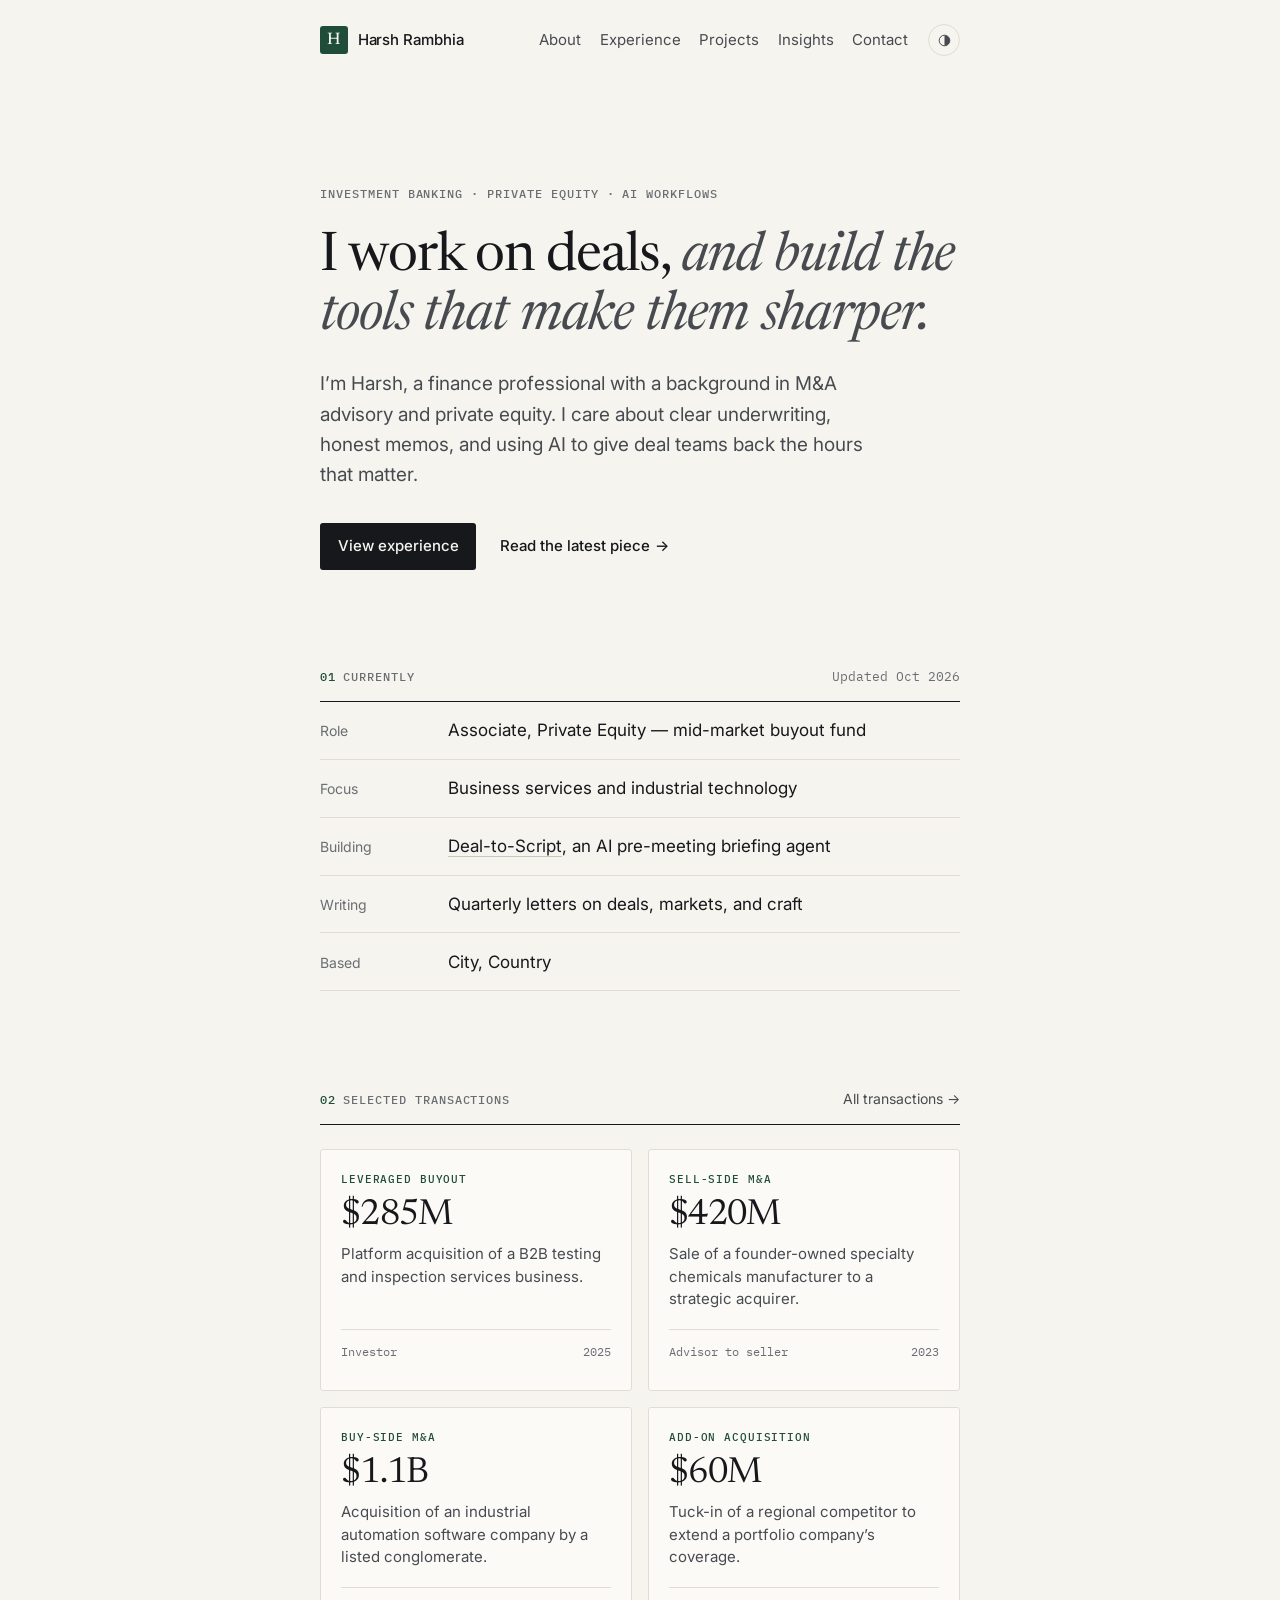
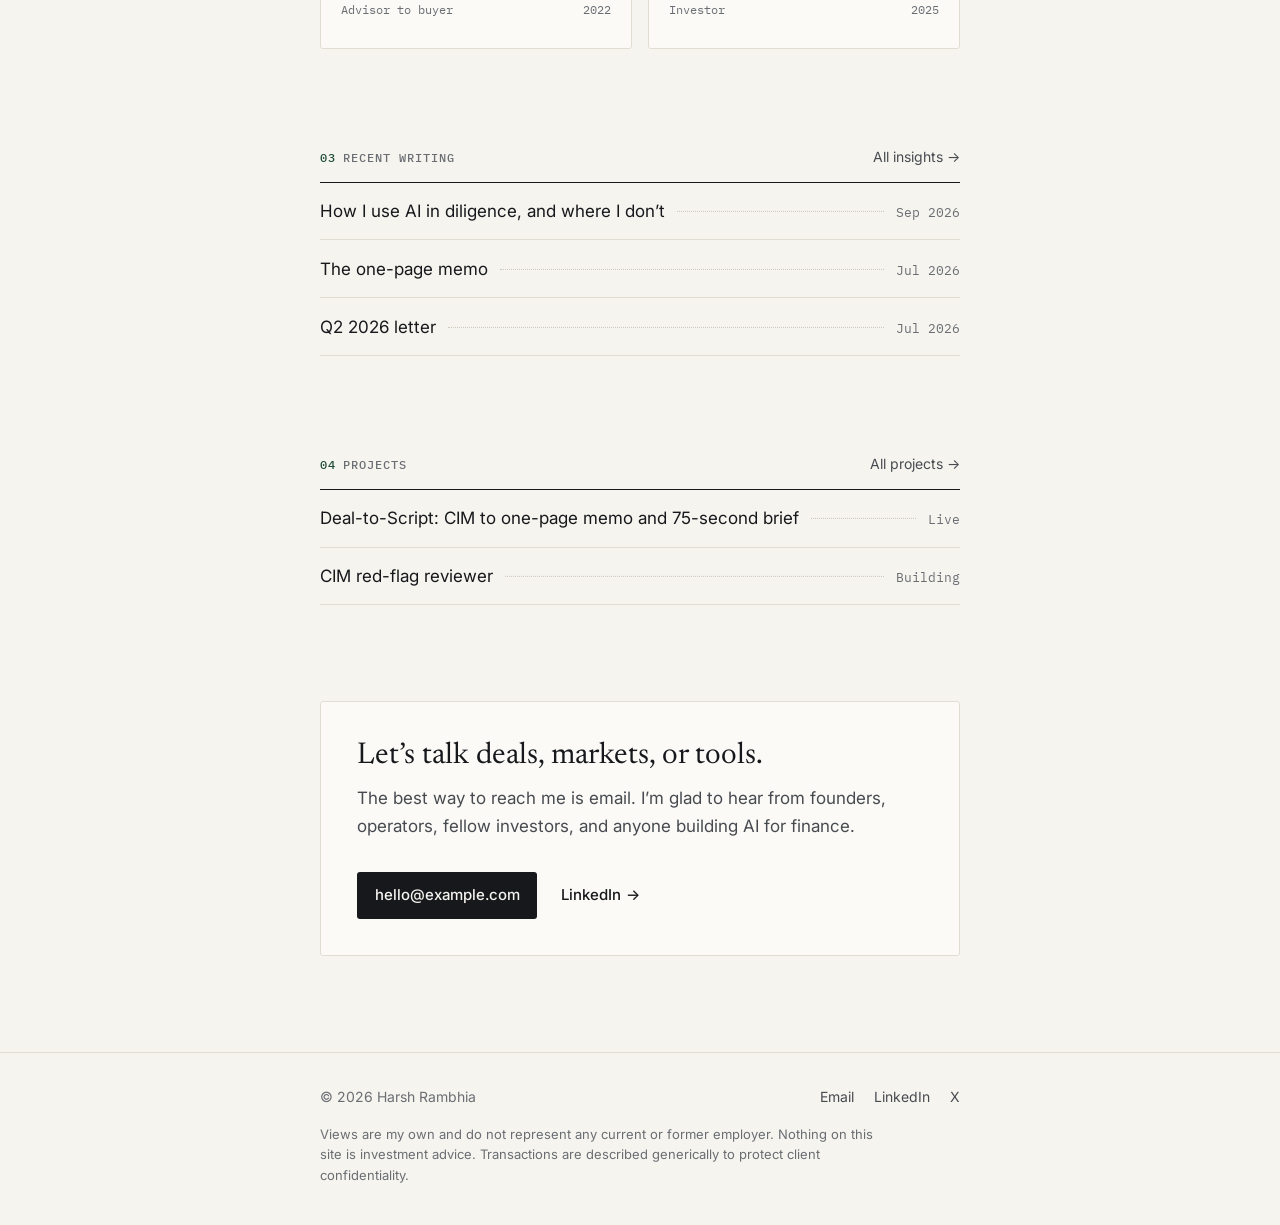
<file: index.html>
<!doctype html>
<html lang="en">
<head>
  <meta charset="utf-8">
  <meta name="viewport" content="width=device-width, initial-scale=1">
  <title>Harsh Rambhia</title>
  <meta name="description" content="Finance professional across investment banking and private equity. Deal execution, investment writing, and AI workflows for deal teams.">
  <!-- Site address: update if you move to a custom domain -->
  <link rel="canonical" href="https://harshrambhia.github.io/">
  <meta property="og:type" content="website">
  <meta property="og:title" content="Harsh Rambhia">
  <meta property="og:description" content="Investment banking, private equity, and AI workflows for deal teams.">
  <meta property="og:url" content="https://harshrambhia.github.io/">
  <meta name="theme-color" content="#f6f4ef" media="(prefers-color-scheme: light)">
  <meta name="theme-color" content="#0e100f" media="(prefers-color-scheme: dark)">
  <link rel="icon" href="assets/favicon.svg" type="image/svg+xml">
  <link rel="preconnect" href="https://fonts.googleapis.com">
  <link rel="preconnect" href="https://fonts.gstatic.com" crossorigin>
  <link rel="stylesheet" href="https://fonts.googleapis.com/css2?family=IBM+Plex+Mono:wght@400;500&family=Inter:wght@400;500;600&family=Newsreader:ital,opsz,wght@0,6..72,400;0,6..72,500;1,6..72,400&display=swap">
  <link rel="stylesheet" href="assets/css/styles.css">
  <script>document.documentElement.classList.add("js");try{var t=localStorage.getItem("theme");if(t==="light"||t==="dark")document.documentElement.dataset.theme=t}catch(e){}</script>
  <script type="application/ld+json">
  {
    "@context": "https://schema.org",
    "@type": "Person",
    "name": "Harsh Rambhia",
    "url": "https://harshrambhia.github.io/",
    "jobTitle": "Private Equity Associate",
    "knowsAbout": ["Private equity", "Investment banking", "Mergers and acquisitions", "Financial modeling", "AI workflows"],
    "sameAs": ["https://www.linkedin.com/in/your-profile"]
  }
  </script>
  <script src="assets/js/main.js" defer></script>
</head>
<body>
  <a class="skip-link" href="#main">Skip to content</a>

  <header class="site-header">
    <div class="wrap site-header__inner">
      <a class="brand" href="index.html" aria-label="Harsh Rambhia, home">
        <span class="brand__mark" aria-hidden="true">H</span>
        <span>Harsh Rambhia</span>
      </a>
      <nav class="nav" aria-label="Primary">
        <ul class="nav__list">
          <li><a href="about.html">About</a></li>
          <li><a href="experience.html">Experience</a></li>
          <li><a href="projects.html">Projects</a></li>
          <li><a href="insights/index.html">Insights</a></li>
          <li><a href="contact.html">Contact</a></li>
        </ul>
      </nav>
      <button class="theme-toggle" type="button" aria-label="Switch light or dark theme" data-theme-toggle>
        <svg viewBox="0 0 24 24" width="15" height="15" aria-hidden="true"><circle cx="12" cy="12" r="8.5" fill="none" stroke="currentColor" stroke-width="1.6"/><path d="M12 3.5a8.5 8.5 0 0 1 0 17z" fill="currentColor"/></svg>
      </button>
    </div>
  </header>

  <main id="main" class="wrap">

    <!-- Hero: one sentence on what you do, one paragraph on how -->
    <section class="hero" aria-labelledby="intro">
      <p class="eyebrow rise">Investment banking · Private equity · AI workflows</p>
      <h1 id="intro" class="display rise" style="--d:1">I work on deals, <em>and build the tools that make them sharper.</em></h1>
      <!-- EDIT: your own two-sentence story -->
      <p class="lede rise" style="--d:2">I’m Harsh, a finance professional with a background in M&amp;A advisory and private equity. I care about clear underwriting, honest memos, and using AI to give deal teams back the hours that matter.</p>
      <div class="actions rise" style="--d:3">
        <a class="btn" href="experience.html">View experience</a>
        <a class="link-arrow" href="insights/ai-in-diligence.html">Read the latest piece</a>
      </div>
    </section>

    <!-- 01 Currently: a "now" block that signals the site is maintained -->
    <section class="section" aria-labelledby="now">
      <div class="section__head">
        <h2 id="now" class="label"><span class="label__num">01</span>Currently</h2>
        <span class="ledger__meta">Updated Oct 2026</span>
      </div>
      <!-- EDIT: keep these five lines current; update monthly -->
      <dl class="ledger ledger--kv">
        <div class="ledger__row"><dt>Role</dt><dd>Associate, Private Equity — mid-market buyout fund</dd></div>
        <div class="ledger__row"><dt>Focus</dt><dd>Business services and industrial technology</dd></div>
        <div class="ledger__row"><dt>Building</dt><dd><a href="projects.html#deal-to-script">Deal-to-Script</a>, an AI pre-meeting briefing agent</dd></div>
        <div class="ledger__row"><dt>Writing</dt><dd>Quarterly letters on deals, markets, and craft</dd></div>
        <div class="ledger__row"><dt>Based</dt><dd>City, Country</dd></div>
      </dl>
    </section>

    <!-- 02 Selected transactions: tombstones, anonymized -->
    <section class="section" aria-labelledby="deals">
      <div class="section__head">
        <h2 id="deals" class="label"><span class="label__num">02</span>Selected transactions</h2>
        <a class="section__more" href="experience.html#transactions">All transactions →</a>
      </div>
      <!-- EDIT: illustrative placeholders, replace with your own (anonymized) deals -->
      <ul class="tombstones">
        <li class="tombstone">
          <p class="tombstone__type">Leveraged buyout</p>
          <p class="tombstone__value">$285M</p>
          <p class="tombstone__desc">Platform acquisition of a B2B testing and inspection services business.</p>
          <p class="tombstone__foot"><span>Investor</span><span>2025</span></p>
        </li>
        <li class="tombstone">
          <p class="tombstone__type">Sell-side M&amp;A</p>
          <p class="tombstone__value">$420M</p>
          <p class="tombstone__desc">Sale of a founder-owned specialty chemicals manufacturer to a strategic acquirer.</p>
          <p class="tombstone__foot"><span>Advisor to seller</span><span>2023</span></p>
        </li>
        <li class="tombstone">
          <p class="tombstone__type">Buy-side M&amp;A</p>
          <p class="tombstone__value">$1.1B</p>
          <p class="tombstone__desc">Acquisition of an industrial automation software company by a listed conglomerate.</p>
          <p class="tombstone__foot"><span>Advisor to buyer</span><span>2022</span></p>
        </li>
        <li class="tombstone">
          <p class="tombstone__type">Add-on acquisition</p>
          <p class="tombstone__value">$60M</p>
          <p class="tombstone__desc">Tuck-in of a regional competitor to extend a portfolio company’s coverage.</p>
          <p class="tombstone__foot"><span>Investor</span><span>2025</span></p>
        </li>
      </ul>
    </section>

    <!-- 03 Writing -->
    <section class="section" aria-labelledby="writing">
      <div class="section__head">
        <h2 id="writing" class="label"><span class="label__num">03</span>Recent writing</h2>
        <a class="section__more" href="insights/index.html">All insights →</a>
      </div>
      <ul class="ledger">
        <li><a class="ledger__row" href="insights/ai-in-diligence.html"><span class="ledger__title">How I use AI in diligence, and where I don’t</span><span class="ledger__fill" aria-hidden="true"></span><span class="ledger__meta">Sep 2026</span></a></li>
        <!-- EDIT: point these at real posts as you publish them -->
        <li><a class="ledger__row" href="insights/index.html"><span class="ledger__title">The one-page memo</span><span class="ledger__fill" aria-hidden="true"></span><span class="ledger__meta">Jul 2026</span></a></li>
        <li><a class="ledger__row" href="insights/index.html"><span class="ledger__title">Q2 2026 letter</span><span class="ledger__fill" aria-hidden="true"></span><span class="ledger__meta">Jul 2026</span></a></li>
      </ul>
    </section>

    <!-- 04 Projects -->
    <section class="section" aria-labelledby="building">
      <div class="section__head">
        <h2 id="building" class="label"><span class="label__num">04</span>Projects</h2>
        <a class="section__more" href="projects.html">All projects →</a>
      </div>
      <ul class="ledger">
        <li><a class="ledger__row" href="projects.html#deal-to-script"><span class="ledger__title">Deal-to-Script: CIM to one-page memo and 75-second brief</span><span class="ledger__fill" aria-hidden="true"></span><span class="ledger__meta">Live</span></a></li>
        <li><a class="ledger__row" href="projects.html#red-flag-reviewer"><span class="ledger__title">CIM red-flag reviewer</span><span class="ledger__fill" aria-hidden="true"></span><span class="ledger__meta">Building</span></a></li>
      </ul>
    </section>

    <!-- 05 Contact -->
    <section class="cta" aria-labelledby="contact">
      <h2 id="contact" class="cta__title">Let’s talk deals, markets, or tools.</h2>
      <p>The best way to reach me is email. I’m glad to hear from founders, operators, fellow investors, and anyone building AI for finance.</p>
      <div class="actions">
        <!-- EDIT: your address -->
        <a class="btn" href="mailto:hello@example.com">hello@example.com</a>
        <a class="link-arrow" href="https://www.linkedin.com/in/your-profile" rel="me">LinkedIn</a>
      </div>
    </section>

  </main>

  <footer class="site-footer">
    <div class="wrap site-footer__inner">
      <span>© <span data-year>2026</span> Harsh Rambhia</span>
      <ul>
        <li><a href="mailto:hello@example.com">Email</a></li>
        <li><a href="https://www.linkedin.com/in/your-profile" rel="me">LinkedIn</a></li>
        <li><a href="https://x.com/your-handle" rel="me">X</a></li>
      </ul>
      <p class="disclaimer">Views are my own and do not represent any current or former employer. Nothing on this site is investment advice. Transactions are described generically to protect client confidentiality.</p>
    </div>
  </footer>
</body>
</html>
</file>
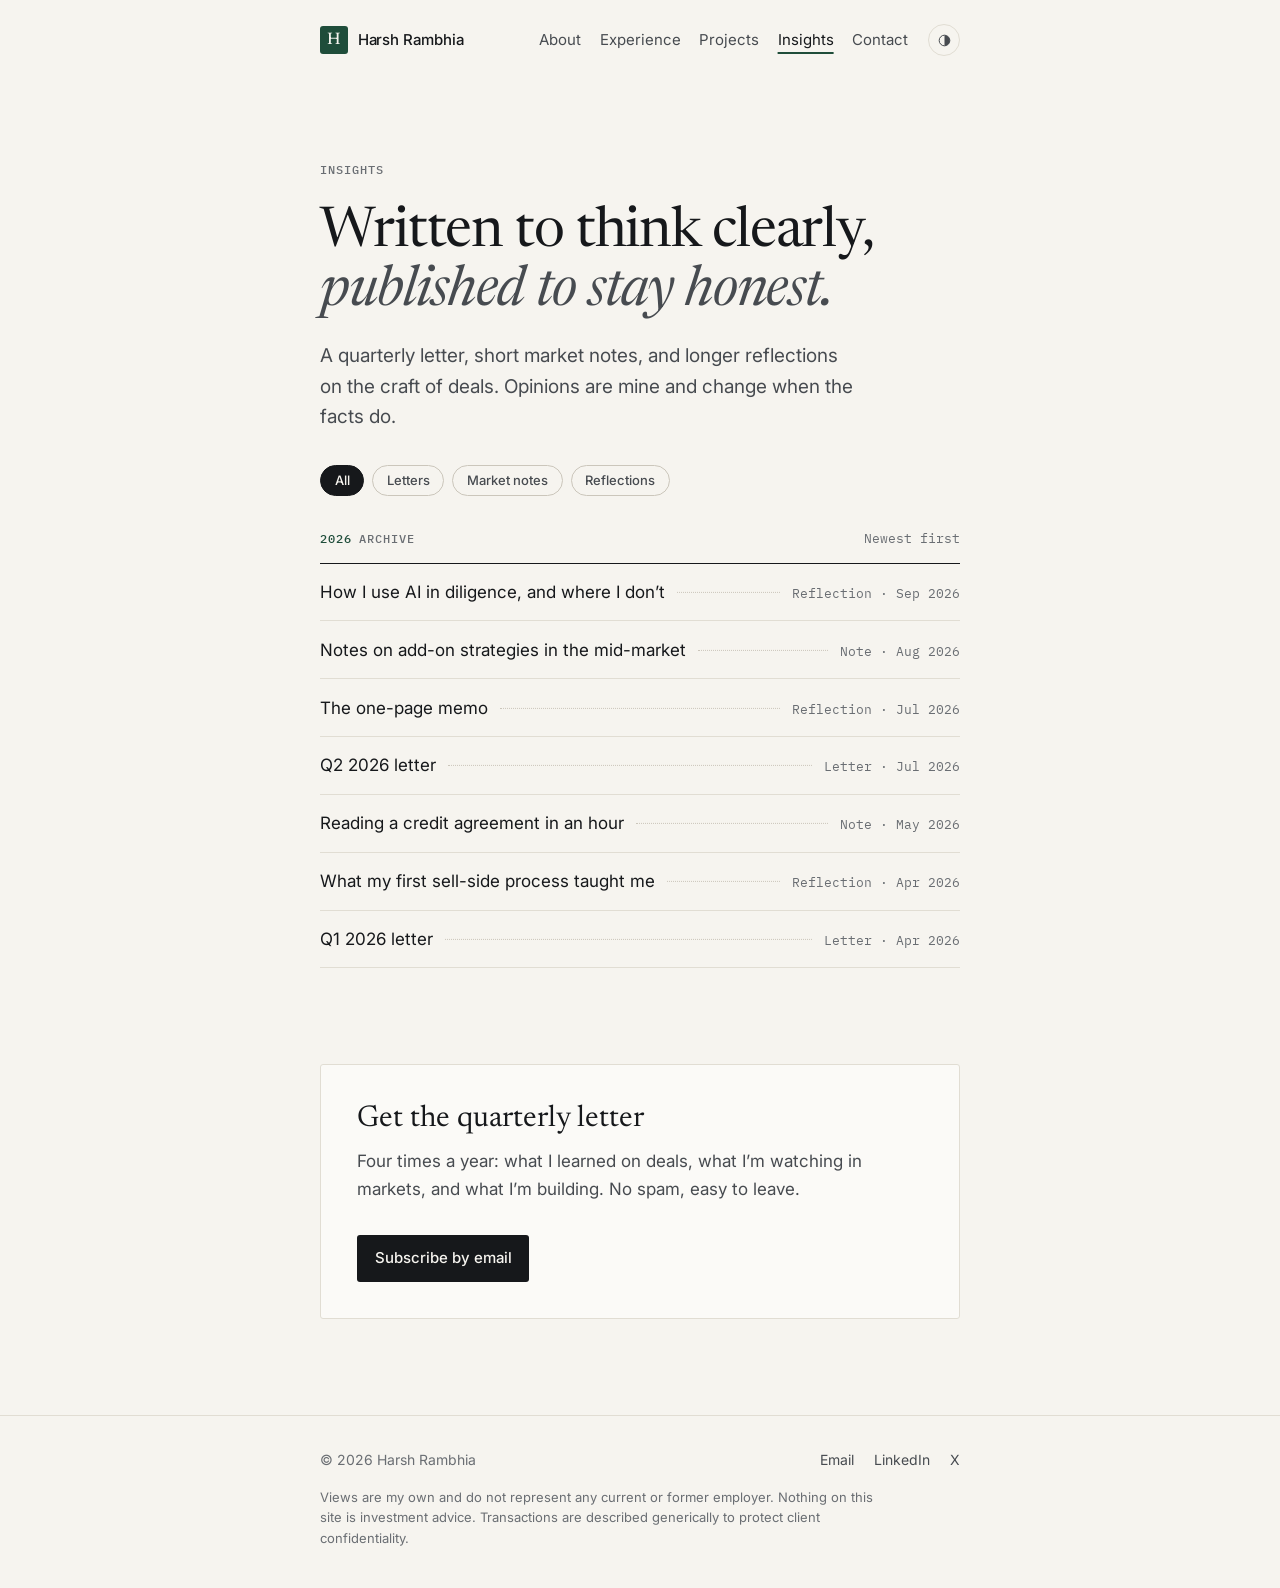
<file: insights/index.html>
<!doctype html>
<html lang="en">
<head>
  <meta charset="utf-8">
  <meta name="viewport" content="width=device-width, initial-scale=1">
  <title>Insights · Harsh Rambhia</title>
  <meta name="description" content="Quarterly letters, market notes, and reflections on deals, private equity, and AI in finance.">
  <link rel="canonical" href="https://harshrambhia.github.io/insights/">
  <meta property="og:title" content="Insights · Harsh Rambhia">
  <meta property="og:description" content="Letters, market notes, and reflections.">
  <meta name="theme-color" content="#f6f4ef" media="(prefers-color-scheme: light)">
  <meta name="theme-color" content="#0e100f" media="(prefers-color-scheme: dark)">
  <link rel="icon" href="../assets/favicon.svg" type="image/svg+xml">
  <link rel="preconnect" href="https://fonts.googleapis.com">
  <link rel="preconnect" href="https://fonts.gstatic.com" crossorigin>
  <link rel="stylesheet" href="https://fonts.googleapis.com/css2?family=IBM+Plex+Mono:wght@400;500&family=Inter:wght@400;500;600&family=Newsreader:ital,opsz,wght@0,6..72,400;0,6..72,500;1,6..72,400&display=swap">
  <link rel="stylesheet" href="../assets/css/styles.css">
  <script>document.documentElement.classList.add("js");try{var t=localStorage.getItem("theme");if(t==="light"||t==="dark")document.documentElement.dataset.theme=t}catch(e){}</script>
  <script src="../assets/js/main.js" defer></script>
</head>
<body>
  <a class="skip-link" href="#main">Skip to content</a>

  <header class="site-header">
    <div class="wrap site-header__inner">
      <a class="brand" href="../index.html" aria-label="Harsh Rambhia, home">
        <span class="brand__mark" aria-hidden="true">H</span>
        <span>Harsh Rambhia</span>
      </a>
      <nav class="nav" aria-label="Primary">
        <ul class="nav__list">
          <li><a href="../about.html">About</a></li>
          <li><a href="../experience.html">Experience</a></li>
          <li><a href="../projects.html">Projects</a></li>
          <li><a href="index.html" aria-current="page">Insights</a></li>
          <li><a href="../contact.html">Contact</a></li>
        </ul>
      </nav>
      <button class="theme-toggle" type="button" aria-label="Switch light or dark theme" data-theme-toggle>
        <svg viewBox="0 0 24 24" width="15" height="15" aria-hidden="true"><circle cx="12" cy="12" r="8.5" fill="none" stroke="currentColor" stroke-width="1.6"/><path d="M12 3.5a8.5 8.5 0 0 1 0 17z" fill="currentColor"/></svg>
      </button>
    </div>
  </header>

  <main id="main" class="wrap">

    <header class="page-head">
      <p class="eyebrow rise">Insights</p>
      <h1 class="page-title rise" style="--d:1">Written to think clearly, <em>published to stay honest.</em></h1>
      <p class="lede rise" style="--d:2">A quarterly letter, short market notes, and longer reflections on the craft of deals. Opinions are mine and change when the facts do.</p>

      <div class="filters" role="group" aria-label="Filter by category">
        <button class="chip" type="button" data-filter="all" aria-pressed="true">All</button>
        <button class="chip" type="button" data-filter="letters" aria-pressed="false">Letters</button>
        <button class="chip" type="button" data-filter="notes" aria-pressed="false">Market notes</button>
        <button class="chip" type="button" data-filter="reflections" aria-pressed="false">Reflections</button>
      </div>
    </header>

    <section class="section" aria-labelledby="archive" style="padding-top: 2rem">
      <div class="section__head">
        <h2 id="archive" class="label"><span class="label__num">2026</span>Archive</h2>
        <span class="ledger__meta">Newest first</span>
      </div>

      <!-- To add a post: copy ai-in-diligence.html, then add one <li> here (newest at the top).
           data-cat must be one of: letters, notes, reflections.
           EDIT: everything below except the first row is a placeholder title. -->
      <ul class="ledger">
        <li data-cat="reflections"><a class="ledger__row" href="ai-in-diligence.html"><span class="ledger__title">How I use AI in diligence, and where I don’t</span><span class="ledger__fill" aria-hidden="true"></span><span class="ledger__meta">Reflection · Sep 2026</span></a></li>
        <li data-cat="notes"><a class="ledger__row" href="#"><span class="ledger__title">Notes on add-on strategies in the mid-market</span><span class="ledger__fill" aria-hidden="true"></span><span class="ledger__meta">Note · Aug 2026</span></a></li>
        <li data-cat="reflections"><a class="ledger__row" href="#"><span class="ledger__title">The one-page memo</span><span class="ledger__fill" aria-hidden="true"></span><span class="ledger__meta">Reflection · Jul 2026</span></a></li>
        <li data-cat="letters"><a class="ledger__row" href="#"><span class="ledger__title">Q2 2026 letter</span><span class="ledger__fill" aria-hidden="true"></span><span class="ledger__meta">Letter · Jul 2026</span></a></li>
        <li data-cat="notes"><a class="ledger__row" href="#"><span class="ledger__title">Reading a credit agreement in an hour</span><span class="ledger__fill" aria-hidden="true"></span><span class="ledger__meta">Note · May 2026</span></a></li>
        <li data-cat="reflections"><a class="ledger__row" href="#"><span class="ledger__title">What my first sell-side process taught me</span><span class="ledger__fill" aria-hidden="true"></span><span class="ledger__meta">Reflection · Apr 2026</span></a></li>
        <li data-cat="letters"><a class="ledger__row" href="#"><span class="ledger__title">Q1 2026 letter</span><span class="ledger__fill" aria-hidden="true"></span><span class="ledger__meta">Letter · Apr 2026</span></a></li>
      </ul>
    </section>

    <section class="cta" aria-labelledby="subscribe">
      <h2 id="subscribe" class="cta__title">Get the quarterly letter</h2>
      <p>Four times a year: what I learned on deals, what I’m watching in markets, and what I’m building. No spam, easy to leave.</p>
      <div class="actions">
        <!-- EDIT: swap for a Buttondown / Substack / Kit signup link when you choose one -->
        <a class="btn" href="mailto:hello@example.com?subject=Add%20me%20to%20the%20letter">Subscribe by email</a>
      </div>
    </section>

  </main>

  <footer class="site-footer">
    <div class="wrap site-footer__inner">
      <span>© <span data-year>2026</span> Harsh Rambhia</span>
      <ul>
        <li><a href="mailto:hello@example.com">Email</a></li>
        <li><a href="https://www.linkedin.com/in/your-profile" rel="me">LinkedIn</a></li>
        <li><a href="https://x.com/your-handle" rel="me">X</a></li>
      </ul>
      <p class="disclaimer">Views are my own and do not represent any current or former employer. Nothing on this site is investment advice. Transactions are described generically to protect client confidentiality.</p>
    </div>
  </footer>
</body>
</html>
</file>
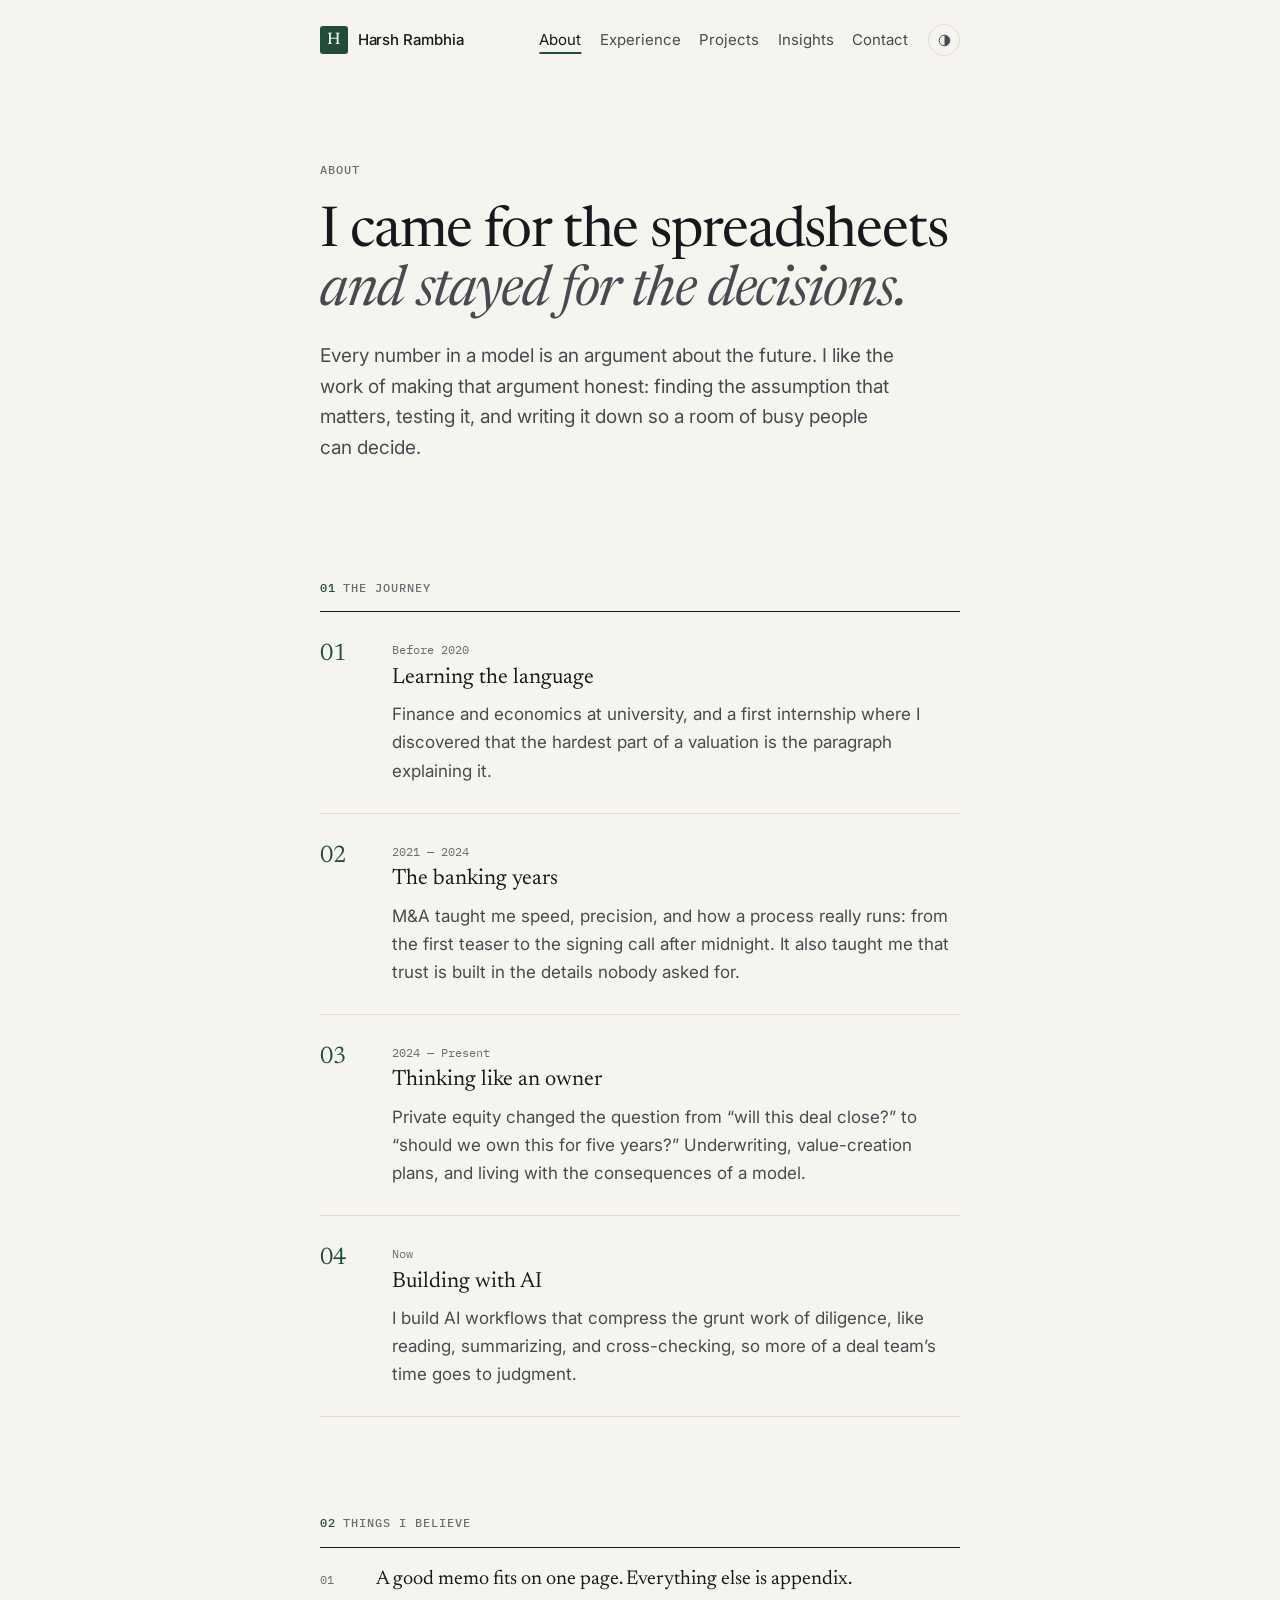
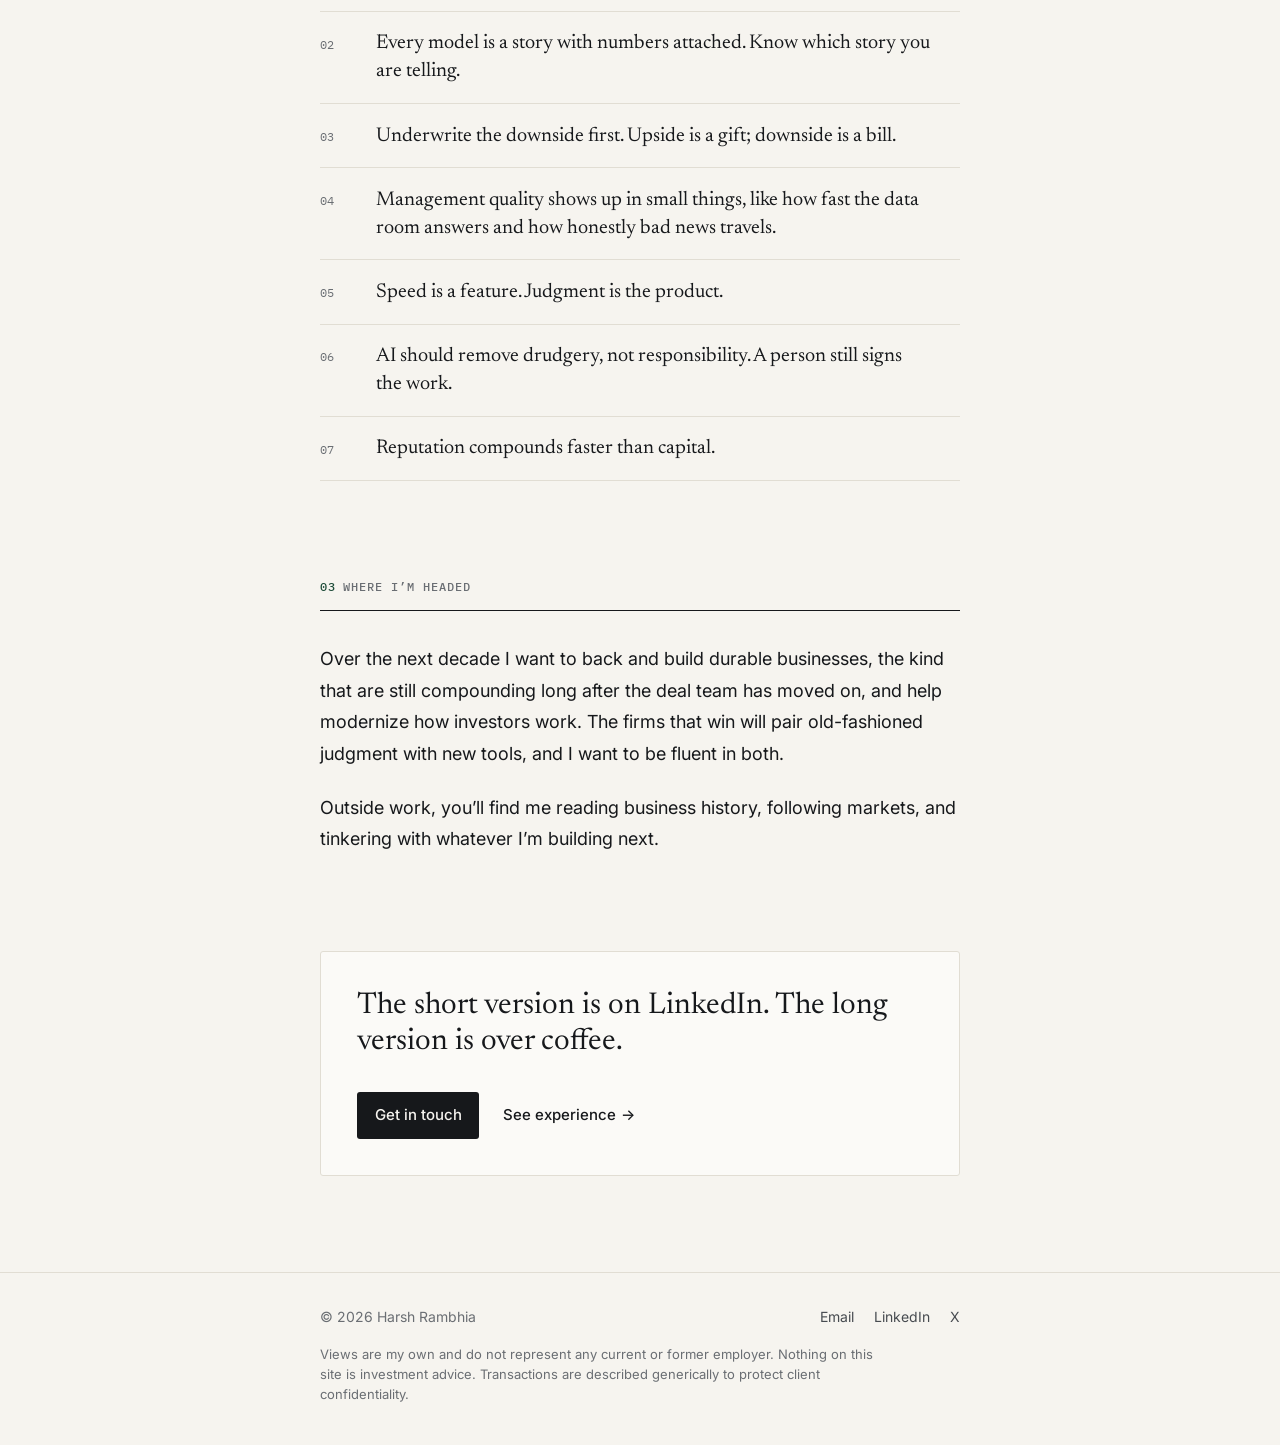
<file: about.html>
<!doctype html>
<html lang="en">
<head>
  <meta charset="utf-8">
  <meta name="viewport" content="width=device-width, initial-scale=1">
  <title>About · Harsh Rambhia</title>
  <meta name="description" content="Career journey, beliefs, and the long-term vision of a finance professional working across investment banking and private equity.">
  <link rel="canonical" href="https://harshrambhia.github.io/about.html">
  <meta property="og:title" content="About · Harsh Rambhia">
  <meta property="og:description" content="Career journey, beliefs, and long-term vision.">
  <meta name="theme-color" content="#f6f4ef" media="(prefers-color-scheme: light)">
  <meta name="theme-color" content="#0e100f" media="(prefers-color-scheme: dark)">
  <link rel="icon" href="assets/favicon.svg" type="image/svg+xml">
  <link rel="preconnect" href="https://fonts.googleapis.com">
  <link rel="preconnect" href="https://fonts.gstatic.com" crossorigin>
  <link rel="stylesheet" href="https://fonts.googleapis.com/css2?family=IBM+Plex+Mono:wght@400;500&family=Inter:wght@400;500;600&family=Newsreader:ital,opsz,wght@0,6..72,400;0,6..72,500;1,6..72,400&display=swap">
  <link rel="stylesheet" href="assets/css/styles.css">
  <script>document.documentElement.classList.add("js");try{var t=localStorage.getItem("theme");if(t==="light"||t==="dark")document.documentElement.dataset.theme=t}catch(e){}</script>
  <script src="assets/js/main.js" defer></script>
</head>
<body>
  <a class="skip-link" href="#main">Skip to content</a>

  <header class="site-header">
    <div class="wrap site-header__inner">
      <a class="brand" href="index.html" aria-label="Harsh Rambhia, home">
        <span class="brand__mark" aria-hidden="true">H</span>
        <span>Harsh Rambhia</span>
      </a>
      <nav class="nav" aria-label="Primary">
        <ul class="nav__list">
          <li><a href="about.html" aria-current="page">About</a></li>
          <li><a href="experience.html">Experience</a></li>
          <li><a href="projects.html">Projects</a></li>
          <li><a href="insights/index.html">Insights</a></li>
          <li><a href="contact.html">Contact</a></li>
        </ul>
      </nav>
      <button class="theme-toggle" type="button" aria-label="Switch light or dark theme" data-theme-toggle>
        <svg viewBox="0 0 24 24" width="15" height="15" aria-hidden="true"><circle cx="12" cy="12" r="8.5" fill="none" stroke="currentColor" stroke-width="1.6"/><path d="M12 3.5a8.5 8.5 0 0 1 0 17z" fill="currentColor"/></svg>
      </button>
    </div>
  </header>

  <main id="main" class="wrap">

    <header class="page-head">
      <p class="eyebrow rise">About</p>
      <h1 class="page-title rise" style="--d:1">I came for the spreadsheets <em>and stayed for the decisions.</em></h1>
      <!-- EDIT: your own opening -->
      <p class="lede rise" style="--d:2">Every number in a model is an argument about the future. I like the work of making that argument honest: finding the assumption that matters, testing it, and writing it down so a room of busy people can decide.</p>
    </header>

    <!-- 01 Journey: chapters, not a CV -->
    <section class="section" aria-labelledby="journey">
      <div class="section__head">
        <h2 id="journey" class="label"><span class="label__num">01</span>The journey</h2>
      </div>
      <!-- EDIT: four short chapters. Each should say what you learned, not only what you did. -->
      <ol class="chapters">
        <li class="chapter">
          <span class="chapter__num" aria-hidden="true">01</span>
          <div>
            <span class="chapter__years">Before 2020</span>
            <h3 class="chapter__title">Learning the language</h3>
            <p>Finance and economics at university, and a first internship where I discovered that the hardest part of a valuation is the paragraph explaining it.</p>
          </div>
        </li>
        <li class="chapter">
          <span class="chapter__num" aria-hidden="true">02</span>
          <div>
            <span class="chapter__years">2021 — 2024</span>
            <h3 class="chapter__title">The banking years</h3>
            <p>M&amp;A taught me speed, precision, and how a process really runs: from the first teaser to the signing call after midnight. It also taught me that trust is built in the details nobody asked for.</p>
          </div>
        </li>
        <li class="chapter">
          <span class="chapter__num" aria-hidden="true">03</span>
          <div>
            <span class="chapter__years">2024 — Present</span>
            <h3 class="chapter__title">Thinking like an owner</h3>
            <p>Private equity changed the question from “will this deal close?” to “should we own this for five years?” Underwriting, value-creation plans, and living with the consequences of a model.</p>
          </div>
        </li>
        <li class="chapter">
          <span class="chapter__num" aria-hidden="true">04</span>
          <div>
            <span class="chapter__years">Now</span>
            <h3 class="chapter__title">Building with AI</h3>
            <p>I build AI workflows that compress the grunt work of diligence, like reading, summarizing, and cross-checking, so more of a deal team’s time goes to judgment.</p>
          </div>
        </li>
      </ol>
    </section>

    <!-- 02 Manifesto -->
    <section class="section" aria-labelledby="beliefs">
      <div class="section__head">
        <h2 id="beliefs" class="label"><span class="label__num">02</span>Things I believe</h2>
      </div>
      <!-- EDIT: keep 5–8. Specific beats inspirational. -->
      <ol class="beliefs">
        <li>A good memo fits on one page. Everything else is appendix.</li>
        <li>Every model is a story with numbers attached. Know which story you are telling.</li>
        <li>Underwrite the downside first. Upside is a gift; downside is a bill.</li>
        <li>Management quality shows up in small things, like how fast the data room answers and how honestly bad news travels.</li>
        <li>Speed is a feature. Judgment is the product.</li>
        <li>AI should remove drudgery, not responsibility. A person still signs the work.</li>
        <li>Reputation compounds faster than capital.</li>
      </ol>
    </section>

    <!-- 03 Vision -->
    <section class="section" aria-labelledby="vision">
      <div class="section__head">
        <h2 id="vision" class="label"><span class="label__num">03</span>Where I’m headed</h2>
      </div>
      <!-- EDIT: your ten-year view -->
      <div class="prose">
        <p>Over the next decade I want to back and build durable businesses, the kind that are still compounding long after the deal team has moved on, and help modernize how investors work. The firms that win will pair old-fashioned judgment with new tools, and I want to be fluent in both.</p>
        <p>Outside work, you’ll find me reading business history, following markets, and tinkering with whatever I’m building next.</p>
      </div>
    </section>

    <section class="cta" aria-labelledby="next">
      <h2 id="next" class="cta__title">The short version is on LinkedIn. The long version is over coffee.</h2>
      <div class="actions">
        <a class="btn" href="contact.html">Get in touch</a>
        <a class="link-arrow" href="experience.html">See experience</a>
      </div>
    </section>

  </main>

  <footer class="site-footer">
    <div class="wrap site-footer__inner">
      <span>© <span data-year>2026</span> Harsh Rambhia</span>
      <ul>
        <li><a href="mailto:hello@example.com">Email</a></li>
        <li><a href="https://www.linkedin.com/in/your-profile" rel="me">LinkedIn</a></li>
        <li><a href="https://x.com/your-handle" rel="me">X</a></li>
      </ul>
      <p class="disclaimer">Views are my own and do not represent any current or former employer. Nothing on this site is investment advice. Transactions are described generically to protect client confidentiality.</p>
    </div>
  </footer>
</body>
</html>
</file>
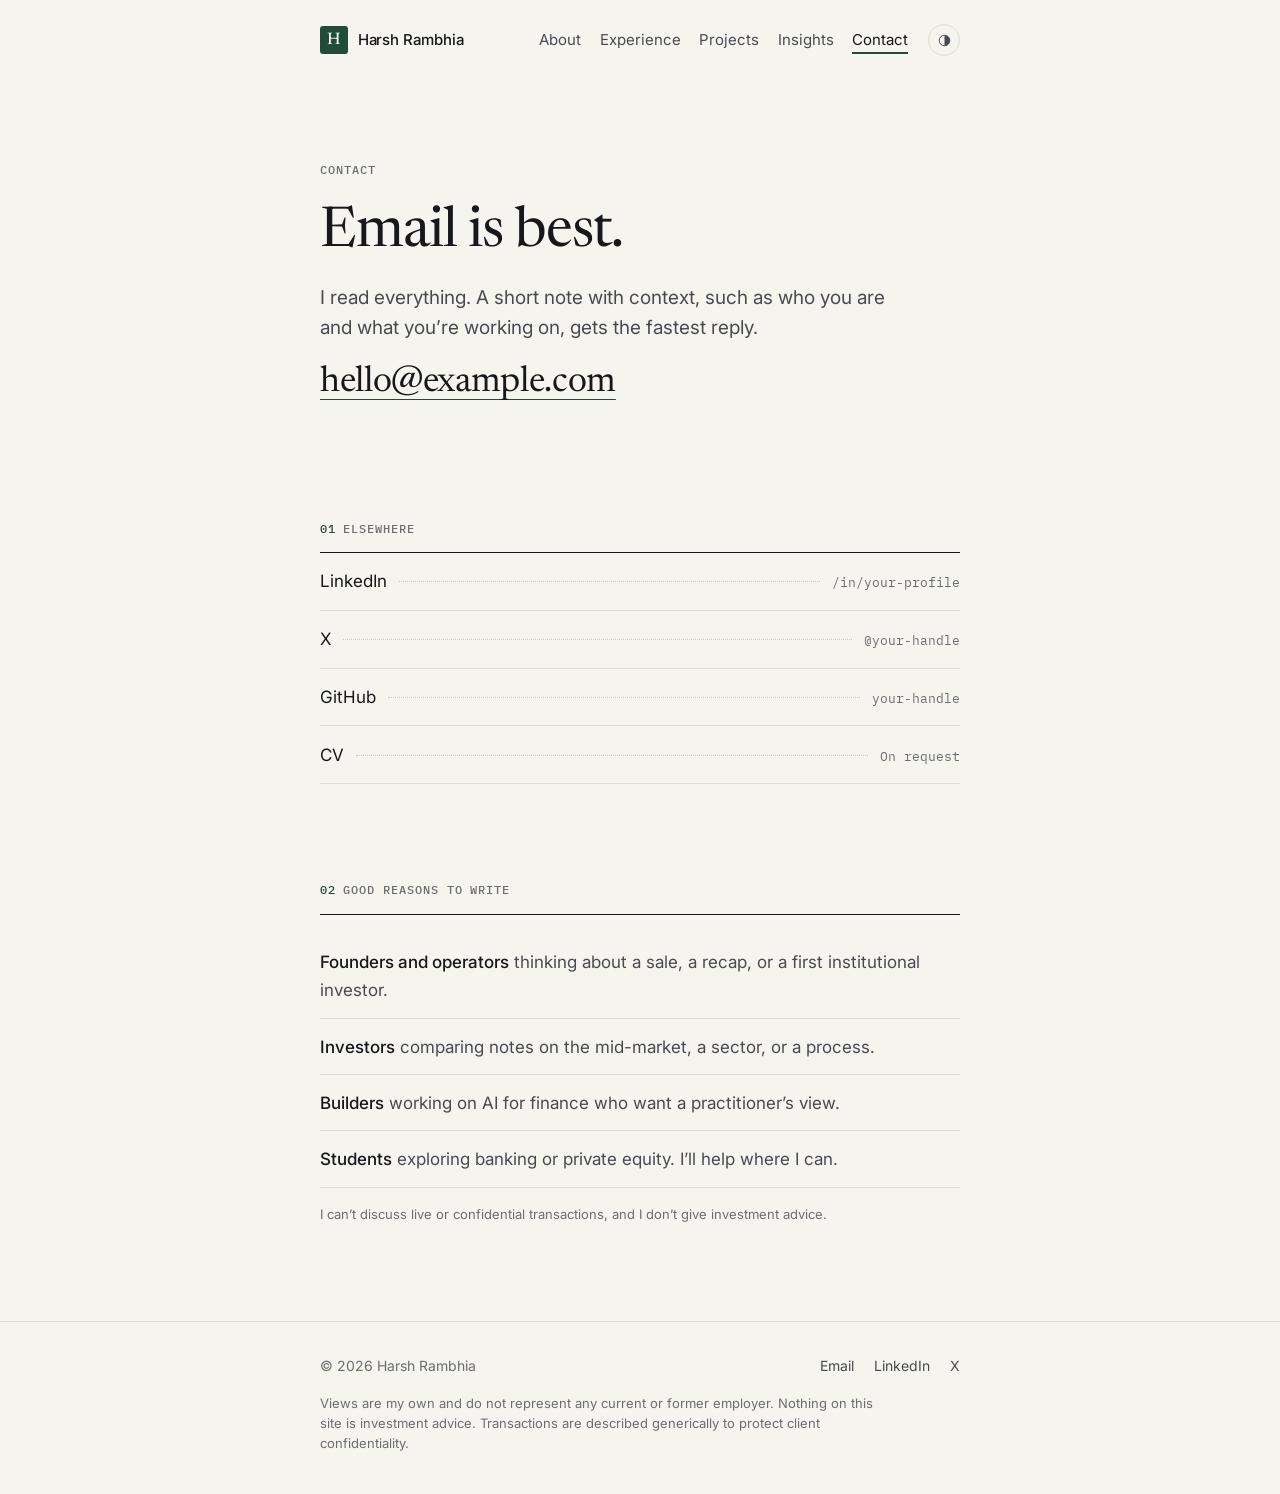
<file: contact.html>
<!doctype html>
<html lang="en">
<head>
  <meta charset="utf-8">
  <meta name="viewport" content="width=device-width, initial-scale=1">
  <title>Contact · Harsh Rambhia</title>
  <meta name="description" content="How to reach Harsh Rambhia: email, LinkedIn, and the conversations most welcome.">
  <link rel="canonical" href="https://harshrambhia.github.io/contact.html">
  <meta property="og:title" content="Contact · Harsh Rambhia">
  <meta name="theme-color" content="#f6f4ef" media="(prefers-color-scheme: light)">
  <meta name="theme-color" content="#0e100f" media="(prefers-color-scheme: dark)">
  <link rel="icon" href="assets/favicon.svg" type="image/svg+xml">
  <link rel="preconnect" href="https://fonts.googleapis.com">
  <link rel="preconnect" href="https://fonts.gstatic.com" crossorigin>
  <link rel="stylesheet" href="https://fonts.googleapis.com/css2?family=IBM+Plex+Mono:wght@400;500&family=Inter:wght@400;500;600&family=Newsreader:ital,opsz,wght@0,6..72,400;0,6..72,500;1,6..72,400&display=swap">
  <link rel="stylesheet" href="assets/css/styles.css">
  <script>document.documentElement.classList.add("js");try{var t=localStorage.getItem("theme");if(t==="light"||t==="dark")document.documentElement.dataset.theme=t}catch(e){}</script>
  <script src="assets/js/main.js" defer></script>
</head>
<body>
  <a class="skip-link" href="#main">Skip to content</a>

  <header class="site-header">
    <div class="wrap site-header__inner">
      <a class="brand" href="index.html" aria-label="Harsh Rambhia, home">
        <span class="brand__mark" aria-hidden="true">H</span>
        <span>Harsh Rambhia</span>
      </a>
      <nav class="nav" aria-label="Primary">
        <ul class="nav__list">
          <li><a href="about.html">About</a></li>
          <li><a href="experience.html">Experience</a></li>
          <li><a href="projects.html">Projects</a></li>
          <li><a href="insights/index.html">Insights</a></li>
          <li><a href="contact.html" aria-current="page">Contact</a></li>
        </ul>
      </nav>
      <button class="theme-toggle" type="button" aria-label="Switch light or dark theme" data-theme-toggle>
        <svg viewBox="0 0 24 24" width="15" height="15" aria-hidden="true"><circle cx="12" cy="12" r="8.5" fill="none" stroke="currentColor" stroke-width="1.6"/><path d="M12 3.5a8.5 8.5 0 0 1 0 17z" fill="currentColor"/></svg>
      </button>
    </div>
  </header>

  <main id="main" class="wrap">

    <header class="page-head">
      <p class="eyebrow rise">Contact</p>
      <h1 class="page-title rise" style="--d:1">Email is best.</h1>
      <p class="lede rise" style="--d:2">I read everything. A short note with context, such as who you are and what you’re working on, gets the fastest reply.</p>
      <p class="rise" style="--d:3">
        <!-- EDIT: your address (a custom-domain address reads better than a free webmail one) -->
        <a class="big-link" href="mailto:hello@example.com">hello@example.com</a>
      </p>
    </header>

    <section class="section" aria-labelledby="elsewhere">
      <div class="section__head">
        <h2 id="elsewhere" class="label"><span class="label__num">01</span>Elsewhere</h2>
      </div>
      <!-- EDIT: your profiles -->
      <ul class="ledger">
        <li><a class="ledger__row" href="https://www.linkedin.com/in/your-profile" rel="me"><span class="ledger__title">LinkedIn</span><span class="ledger__fill" aria-hidden="true"></span><span class="ledger__meta">/in/your-profile</span></a></li>
        <li><a class="ledger__row" href="https://x.com/your-handle" rel="me"><span class="ledger__title">X</span><span class="ledger__fill" aria-hidden="true"></span><span class="ledger__meta">@your-handle</span></a></li>
        <li><a class="ledger__row" href="https://github.com/your-handle" rel="me"><span class="ledger__title">GitHub</span><span class="ledger__fill" aria-hidden="true"></span><span class="ledger__meta">your-handle</span></a></li>
        <li><a class="ledger__row" href="mailto:hello@example.com?subject=CV%20request"><span class="ledger__title">CV</span><span class="ledger__fill" aria-hidden="true"></span><span class="ledger__meta">On request</span></a></li>
      </ul>
    </section>

    <section class="section" aria-labelledby="reasons">
      <div class="section__head">
        <h2 id="reasons" class="label"><span class="label__num">02</span>Good reasons to write</h2>
      </div>
      <ul class="reasons">
        <li><strong>Founders and operators</strong> thinking about a sale, a recap, or a first institutional investor.</li>
        <li><strong>Investors</strong> comparing notes on the mid-market, a sector, or a process.</li>
        <li><strong>Builders</strong> working on AI for finance who want a practitioner’s view.</li>
        <li><strong>Students</strong> exploring banking or private equity. I’ll help where I can.</li>
      </ul>
      <p class="footnote">I can’t discuss live or confidential transactions, and I don’t give investment advice.</p>
    </section>

  </main>

  <footer class="site-footer">
    <div class="wrap site-footer__inner">
      <span>© <span data-year>2026</span> Harsh Rambhia</span>
      <ul>
        <li><a href="mailto:hello@example.com">Email</a></li>
        <li><a href="https://www.linkedin.com/in/your-profile" rel="me">LinkedIn</a></li>
        <li><a href="https://x.com/your-handle" rel="me">X</a></li>
      </ul>
      <p class="disclaimer">Views are my own and do not represent any current or former employer. Nothing on this site is investment advice. Transactions are described generically to protect client confidentiality.</p>
    </div>
  </footer>
</body>
</html>
</file>
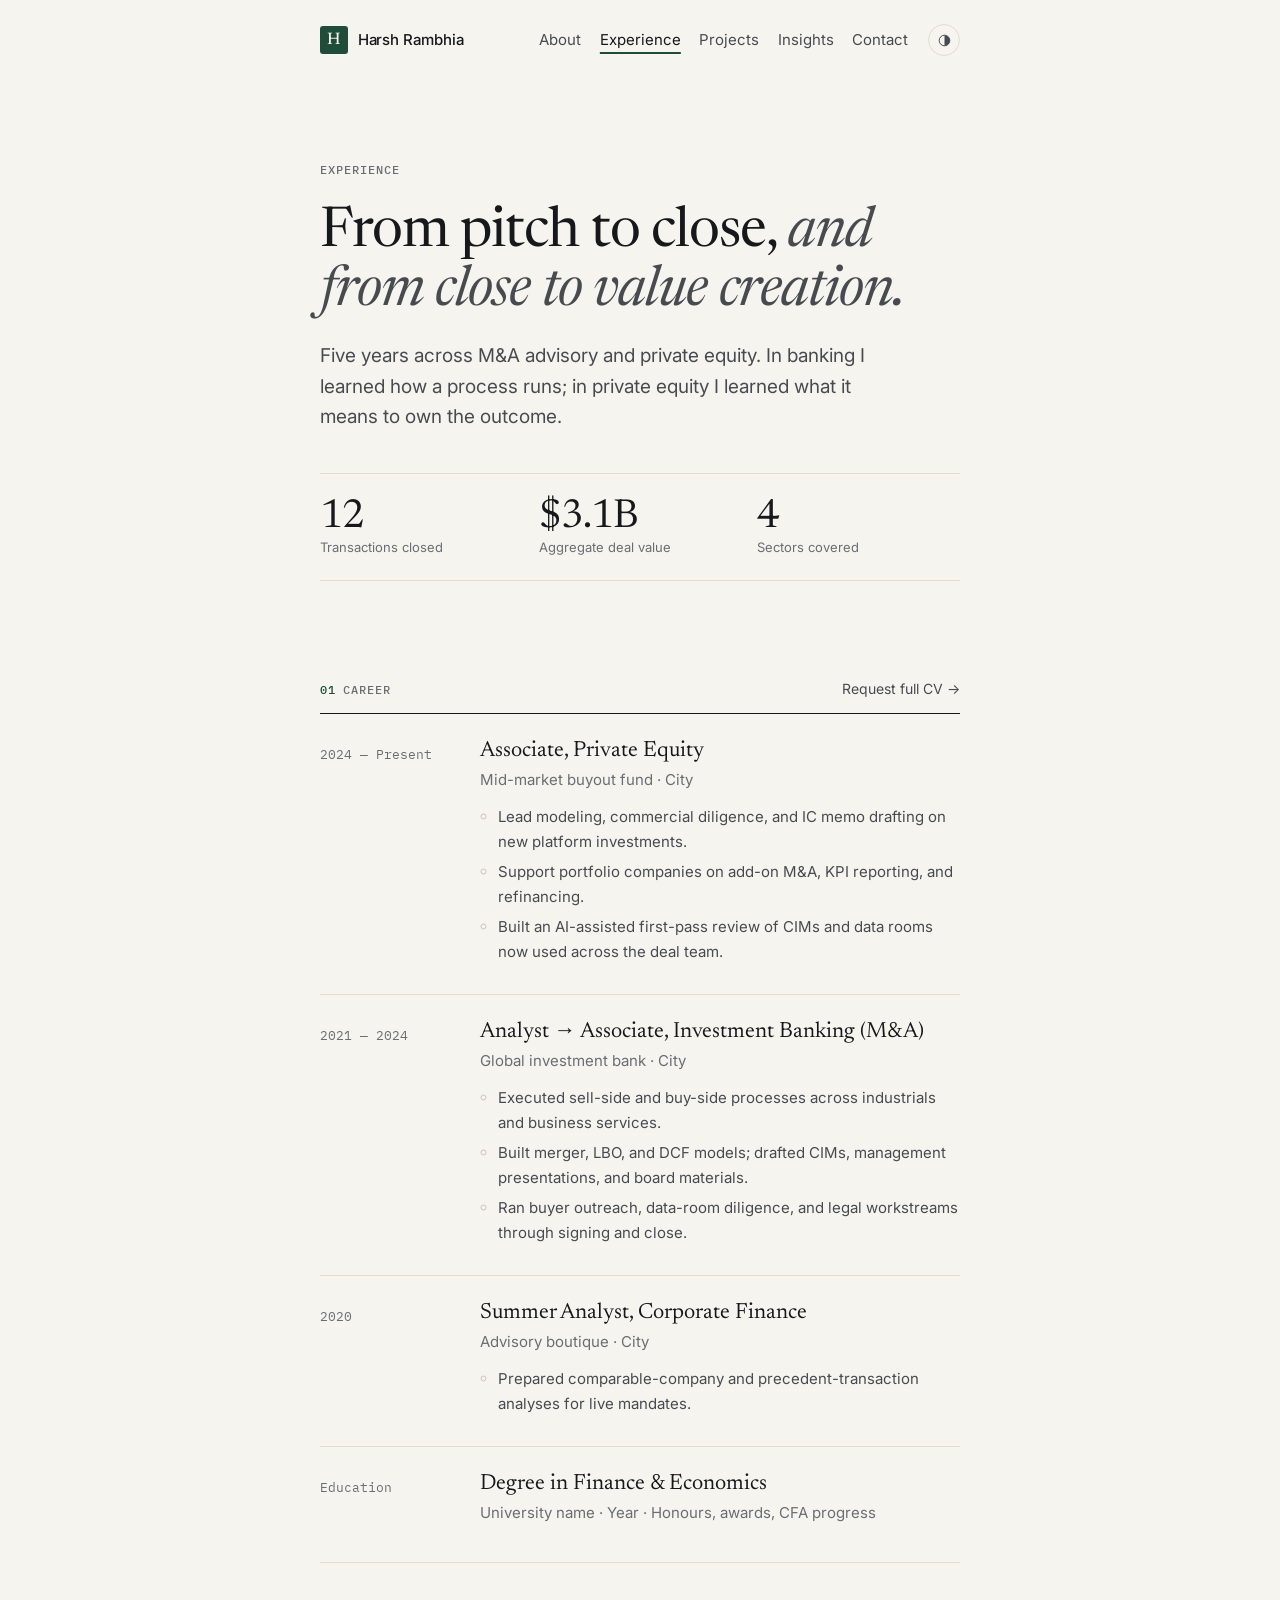
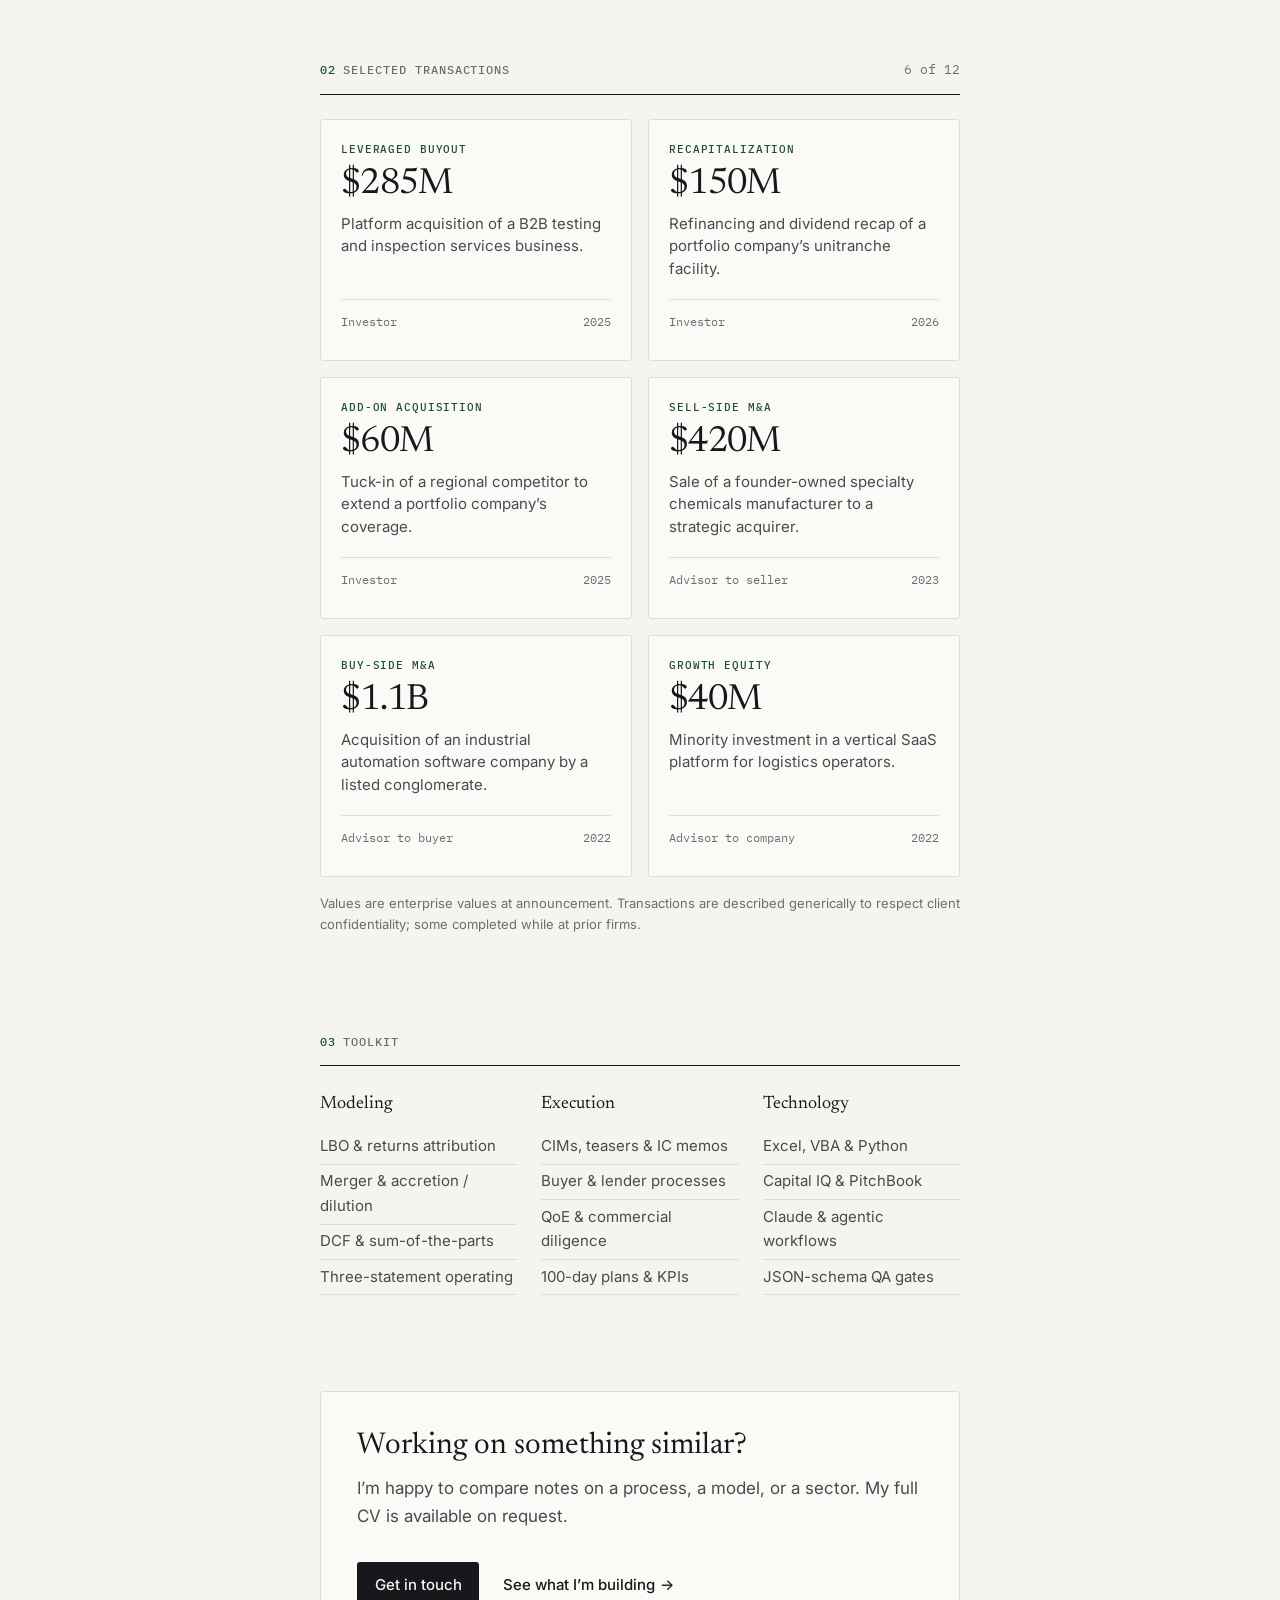
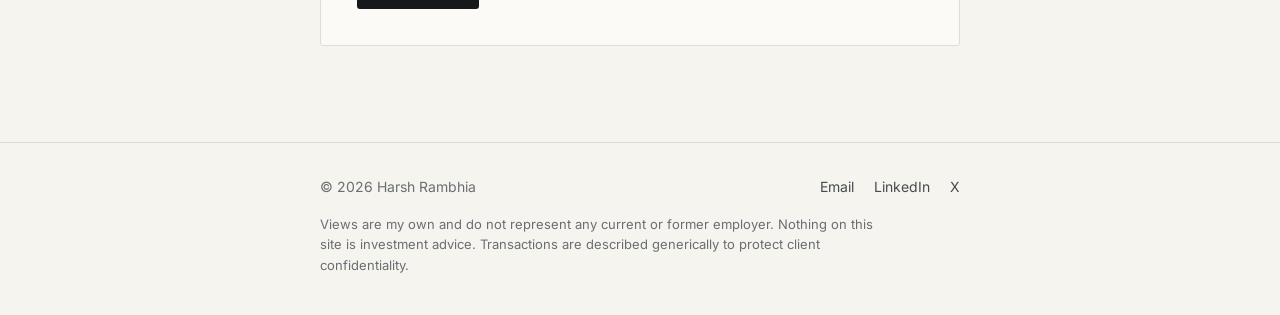
<file: experience.html>
<!doctype html>
<html lang="en">
<head>
  <meta charset="utf-8">
  <meta name="viewport" content="width=device-width, initial-scale=1">
  <title>Experience · Harsh Rambhia</title>
  <meta name="description" content="Career across investment banking (M&A) and private equity: roles, selected transactions, and toolkit.">
  <link rel="canonical" href="https://harshrambhia.github.io/experience.html">
  <meta property="og:title" content="Experience · Harsh Rambhia">
  <meta property="og:description" content="Roles, selected transactions, and toolkit across M&A advisory and private equity.">
  <meta name="theme-color" content="#f6f4ef" media="(prefers-color-scheme: light)">
  <meta name="theme-color" content="#0e100f" media="(prefers-color-scheme: dark)">
  <link rel="icon" href="assets/favicon.svg" type="image/svg+xml">
  <link rel="preconnect" href="https://fonts.googleapis.com">
  <link rel="preconnect" href="https://fonts.gstatic.com" crossorigin>
  <link rel="stylesheet" href="https://fonts.googleapis.com/css2?family=IBM+Plex+Mono:wght@400;500&family=Inter:wght@400;500;600&family=Newsreader:ital,opsz,wght@0,6..72,400;0,6..72,500;1,6..72,400&display=swap">
  <link rel="stylesheet" href="assets/css/styles.css">
  <script>document.documentElement.classList.add("js");try{var t=localStorage.getItem("theme");if(t==="light"||t==="dark")document.documentElement.dataset.theme=t}catch(e){}</script>
  <script src="assets/js/main.js" defer></script>
</head>
<body>
  <a class="skip-link" href="#main">Skip to content</a>

  <header class="site-header">
    <div class="wrap site-header__inner">
      <a class="brand" href="index.html" aria-label="Harsh Rambhia, home">
        <span class="brand__mark" aria-hidden="true">H</span>
        <span>Harsh Rambhia</span>
      </a>
      <nav class="nav" aria-label="Primary">
        <ul class="nav__list">
          <li><a href="about.html">About</a></li>
          <li><a href="experience.html" aria-current="page">Experience</a></li>
          <li><a href="projects.html">Projects</a></li>
          <li><a href="insights/index.html">Insights</a></li>
          <li><a href="contact.html">Contact</a></li>
        </ul>
      </nav>
      <button class="theme-toggle" type="button" aria-label="Switch light or dark theme" data-theme-toggle>
        <svg viewBox="0 0 24 24" width="15" height="15" aria-hidden="true"><circle cx="12" cy="12" r="8.5" fill="none" stroke="currentColor" stroke-width="1.6"/><path d="M12 3.5a8.5 8.5 0 0 1 0 17z" fill="currentColor"/></svg>
      </button>
    </div>
  </header>

  <main id="main" class="wrap">

    <header class="page-head">
      <p class="eyebrow rise">Experience</p>
      <h1 class="page-title rise" style="--d:1">From pitch to close, <em>and from close to value creation.</em></h1>
      <!-- EDIT: one-paragraph summary of your career -->
      <p class="lede rise" style="--d:2">Five years across M&amp;A advisory and private equity. In banking I learned how a process runs; in private equity I learned what it means to own the outcome.</p>

      <!-- EDIT: illustrative figures, replace with your own -->
      <dl class="stats rise" style="--d:3">
        <div class="stat"><dt class="visually-hidden">Transactions closed</dt><dd class="stat__value">12</dd><dd class="stat__label">Transactions closed</dd></div>
        <div class="stat"><dt class="visually-hidden">Aggregate deal value</dt><dd class="stat__value">$3.1B</dd><dd class="stat__label">Aggregate deal value</dd></div>
        <div class="stat"><dt class="visually-hidden">Sectors</dt><dd class="stat__value">4</dd><dd class="stat__label">Sectors covered</dd></div>
      </dl>
    </header>

    <!-- 01 Career -->
    <section class="section" aria-labelledby="career">
      <div class="section__head">
        <h2 id="career" class="label"><span class="label__num">01</span>Career</h2>
        <a class="section__more" href="contact.html">Request full CV →</a>
      </div>

      <!-- EDIT: roles, organisations, and outcomes. Lead each bullet with a verb and end with a result. -->
      <ol class="timeline" reversed>
        <li class="role">
          <div class="role__years">2024 — Present</div>
          <div>
            <h3 class="role__title">Associate, Private Equity</h3>
            <p class="role__org">Mid-market buyout fund · City</p>
            <ul>
              <li>Lead modeling, commercial diligence, and IC memo drafting on new platform investments.</li>
              <li>Support portfolio companies on add-on M&amp;A, KPI reporting, and refinancing.</li>
              <li>Built an AI-assisted first-pass review of CIMs and data rooms now used across the deal team.</li>
            </ul>
          </div>
        </li>
        <li class="role">
          <div class="role__years">2021 — 2024</div>
          <div>
            <h3 class="role__title">Analyst → Associate, Investment Banking (M&amp;A)</h3>
            <p class="role__org">Global investment bank · City</p>
            <ul>
              <li>Executed sell-side and buy-side processes across industrials and business services.</li>
              <li>Built merger, LBO, and DCF models; drafted CIMs, management presentations, and board materials.</li>
              <li>Ran buyer outreach, data-room diligence, and legal workstreams through signing and close.</li>
            </ul>
          </div>
        </li>
        <li class="role">
          <div class="role__years">2020</div>
          <div>
            <h3 class="role__title">Summer Analyst, Corporate Finance</h3>
            <p class="role__org">Advisory boutique · City</p>
            <ul>
              <li>Prepared comparable-company and precedent-transaction analyses for live mandates.</li>
            </ul>
          </div>
        </li>
        <li class="role">
          <div class="role__years">Education</div>
          <div>
            <h3 class="role__title">Degree in Finance &amp; Economics</h3>
            <p class="role__org">University name · Year · Honours, awards, CFA progress</p>
          </div>
        </li>
      </ol>
    </section>

    <!-- 02 Transactions -->
    <section class="section" id="transactions" aria-labelledby="tx">
      <div class="section__head">
        <h2 id="tx" class="label"><span class="label__num">02</span>Selected transactions</h2>
        <span class="ledger__meta">6 of 12</span>
      </div>

      <!-- EDIT: illustrative placeholders. Only list deals that are public, or describe them generically. -->
      <ul class="tombstones">
        <li class="tombstone">
          <p class="tombstone__type">Leveraged buyout</p>
          <p class="tombstone__value">$285M</p>
          <p class="tombstone__desc">Platform acquisition of a B2B testing and inspection services business.</p>
          <p class="tombstone__foot"><span>Investor</span><span>2025</span></p>
        </li>
        <li class="tombstone">
          <p class="tombstone__type">Recapitalization</p>
          <p class="tombstone__value">$150M</p>
          <p class="tombstone__desc">Refinancing and dividend recap of a portfolio company’s unitranche facility.</p>
          <p class="tombstone__foot"><span>Investor</span><span>2026</span></p>
        </li>
        <li class="tombstone">
          <p class="tombstone__type">Add-on acquisition</p>
          <p class="tombstone__value">$60M</p>
          <p class="tombstone__desc">Tuck-in of a regional competitor to extend a portfolio company’s coverage.</p>
          <p class="tombstone__foot"><span>Investor</span><span>2025</span></p>
        </li>
        <li class="tombstone">
          <p class="tombstone__type">Sell-side M&amp;A</p>
          <p class="tombstone__value">$420M</p>
          <p class="tombstone__desc">Sale of a founder-owned specialty chemicals manufacturer to a strategic acquirer.</p>
          <p class="tombstone__foot"><span>Advisor to seller</span><span>2023</span></p>
        </li>
        <li class="tombstone">
          <p class="tombstone__type">Buy-side M&amp;A</p>
          <p class="tombstone__value">$1.1B</p>
          <p class="tombstone__desc">Acquisition of an industrial automation software company by a listed conglomerate.</p>
          <p class="tombstone__foot"><span>Advisor to buyer</span><span>2022</span></p>
        </li>
        <li class="tombstone">
          <p class="tombstone__type">Growth equity</p>
          <p class="tombstone__value">$40M</p>
          <p class="tombstone__desc">Minority investment in a vertical SaaS platform for logistics operators.</p>
          <p class="tombstone__foot"><span>Advisor to company</span><span>2022</span></p>
        </li>
      </ul>
      <p class="footnote">Values are enterprise values at announcement. Transactions are described generically to respect client confidentiality; some completed while at prior firms.</p>
    </section>

    <!-- 03 Toolkit -->
    <section class="section" aria-labelledby="toolkit">
      <div class="section__head">
        <h2 id="toolkit" class="label"><span class="label__num">03</span>Toolkit</h2>
      </div>
      <div class="toolkit">
        <div>
          <h3>Modeling</h3>
          <ul>
            <li>LBO &amp; returns attribution</li>
            <li>Merger &amp; accretion / dilution</li>
            <li>DCF &amp; sum-of-the-parts</li>
            <li>Three-statement operating</li>
          </ul>
        </div>
        <div>
          <h3>Execution</h3>
          <ul>
            <li>CIMs, teasers &amp; IC memos</li>
            <li>Buyer &amp; lender processes</li>
            <li>QoE &amp; commercial diligence</li>
            <li>100-day plans &amp; KPIs</li>
          </ul>
        </div>
        <div>
          <h3>Technology</h3>
          <ul>
            <li>Excel, VBA &amp; Python</li>
            <li>Capital IQ &amp; PitchBook</li>
            <li>Claude &amp; agentic workflows</li>
            <li>JSON-schema QA gates</li>
          </ul>
        </div>
      </div>
    </section>

    <section class="cta" aria-labelledby="next">
      <h2 id="next" class="cta__title">Working on something similar?</h2>
      <p>I’m happy to compare notes on a process, a model, or a sector. My full CV is available on request.</p>
      <div class="actions">
        <a class="btn" href="contact.html">Get in touch</a>
        <a class="link-arrow" href="projects.html">See what I’m building</a>
      </div>
    </section>

  </main>

  <footer class="site-footer">
    <div class="wrap site-footer__inner">
      <span>© <span data-year>2026</span> Harsh Rambhia</span>
      <ul>
        <li><a href="mailto:hello@example.com">Email</a></li>
        <li><a href="https://www.linkedin.com/in/your-profile" rel="me">LinkedIn</a></li>
        <li><a href="https://x.com/your-handle" rel="me">X</a></li>
      </ul>
      <p class="disclaimer">Views are my own and do not represent any current or former employer. Nothing on this site is investment advice. Transactions are described generically to protect client confidentiality.</p>
    </div>
  </footer>
</body>
</html>
</file>
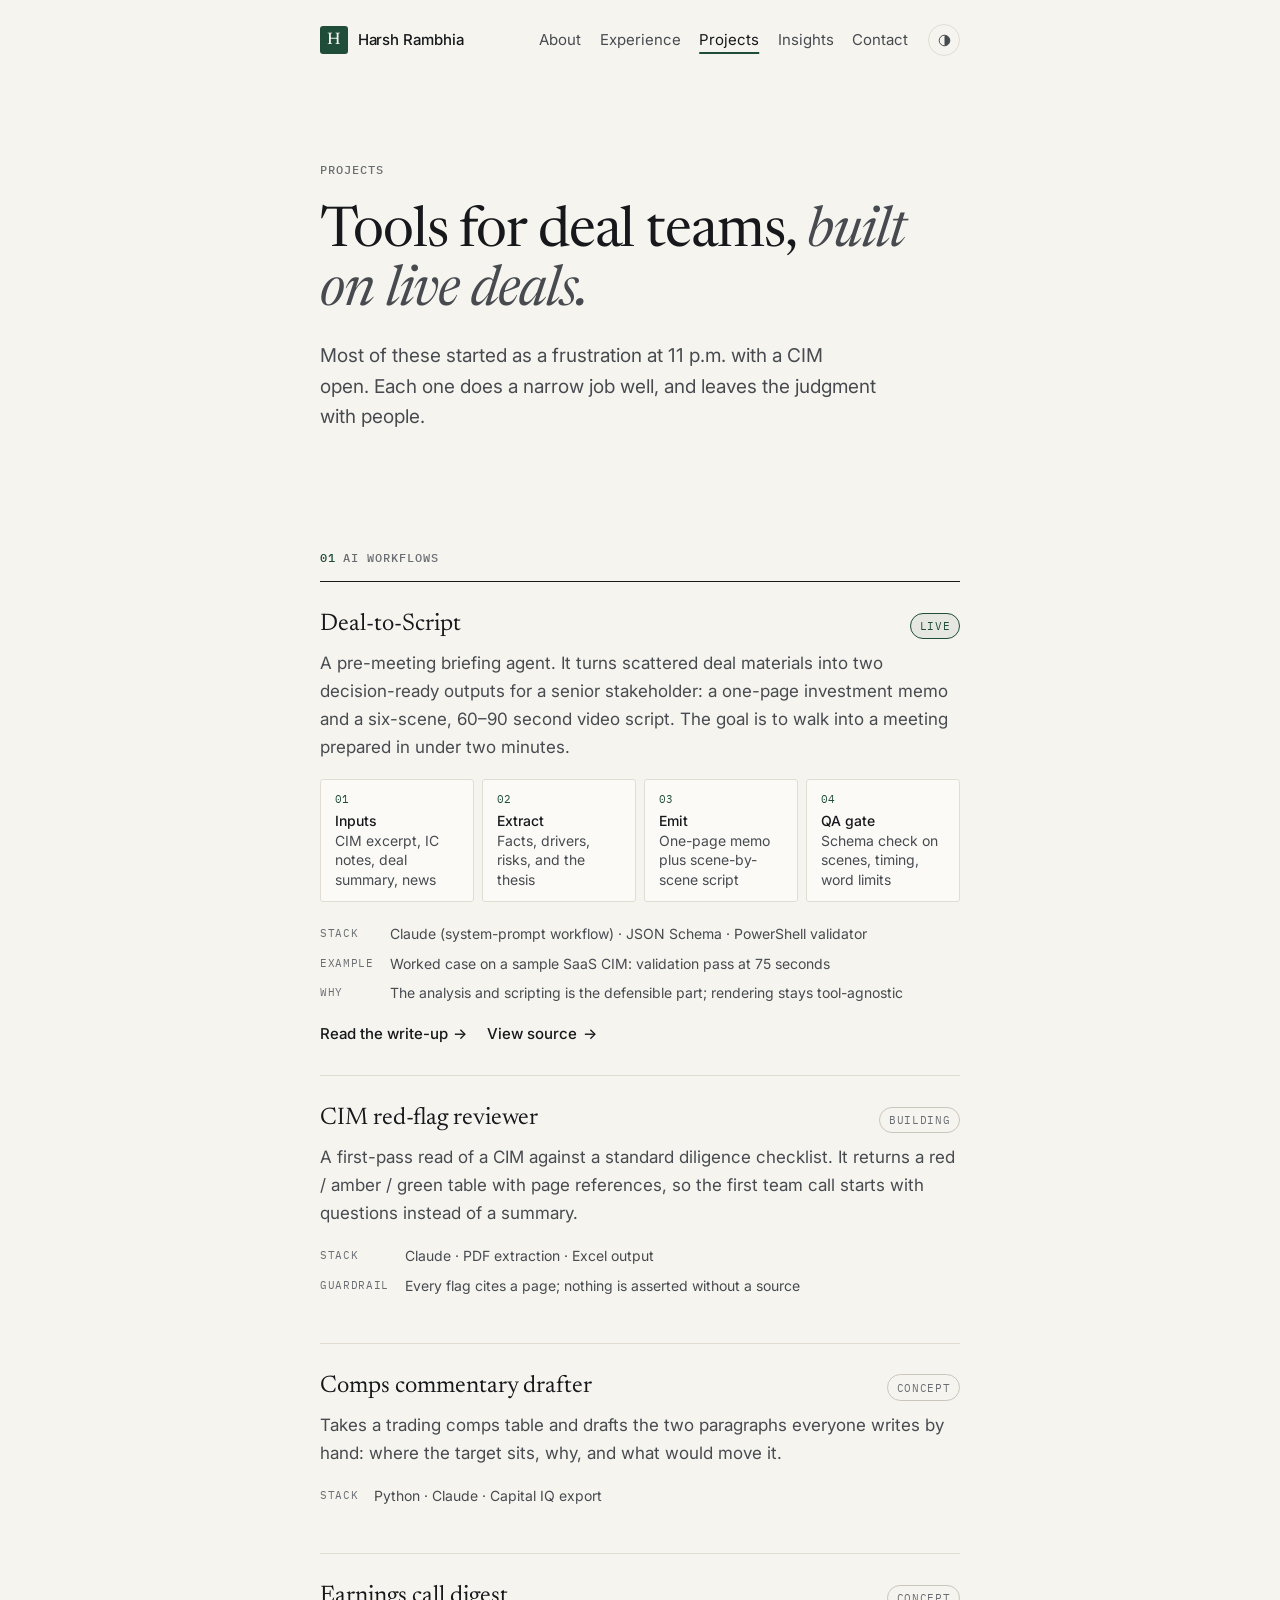
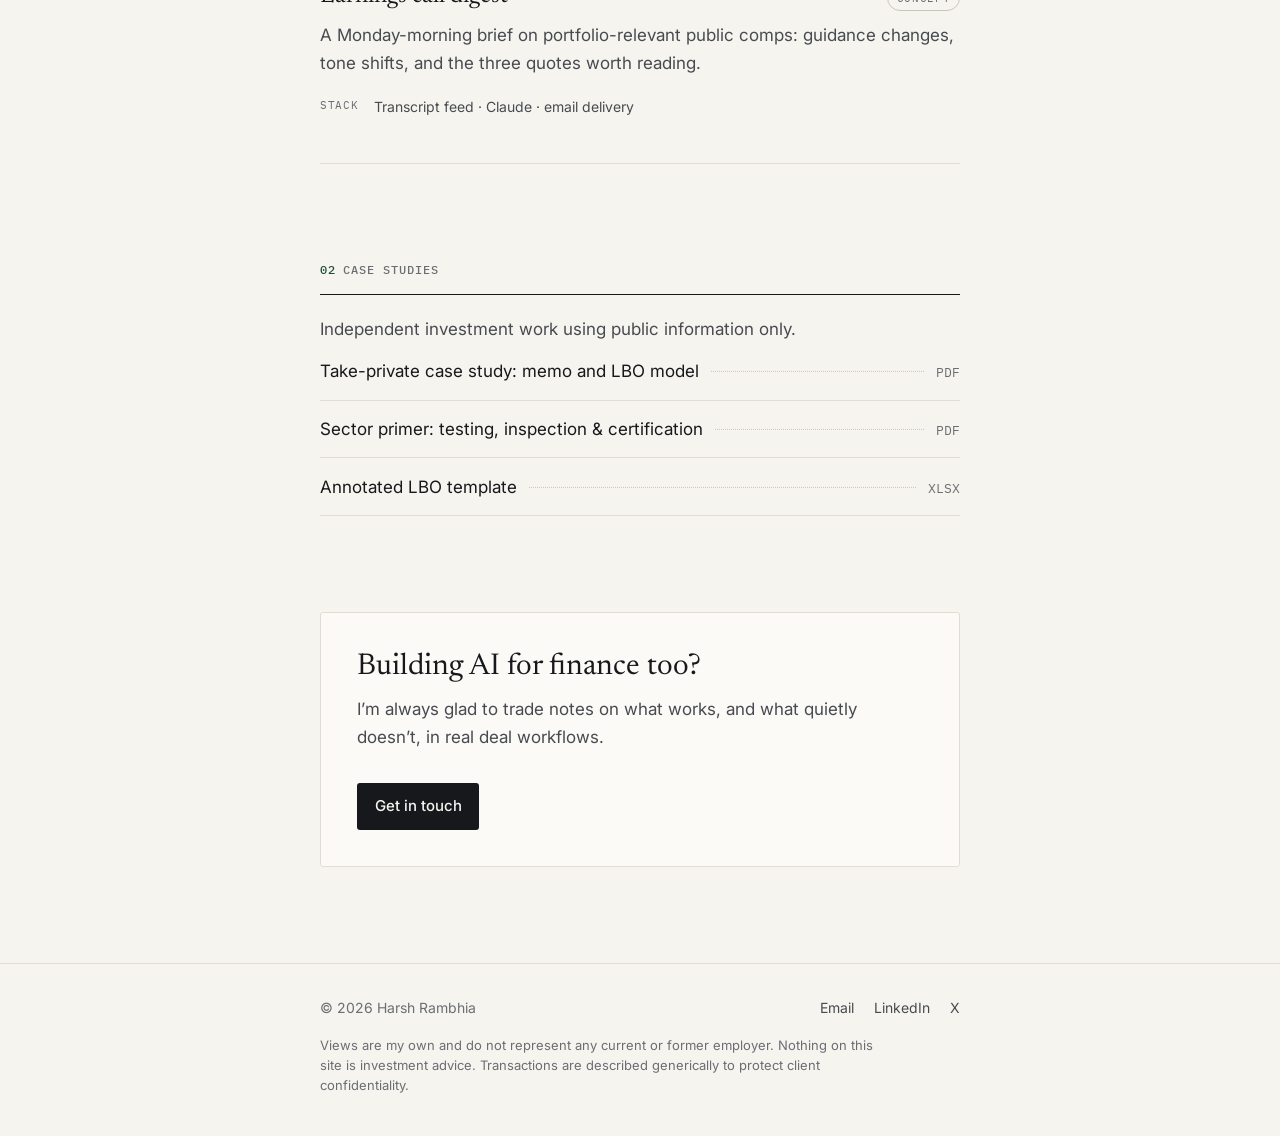
<file: projects.html>
<!doctype html>
<html lang="en">
<head>
  <meta charset="utf-8">
  <meta name="viewport" content="width=device-width, initial-scale=1">
  <title>Projects · Harsh Rambhia</title>
  <meta name="description" content="AI workflows and portfolio projects for deal teams: briefing agents, diligence reviewers, and investment case studies.">
  <link rel="canonical" href="https://harshrambhia.github.io/projects.html">
  <meta property="og:title" content="Projects · Harsh Rambhia">
  <meta property="og:description" content="AI workflows and portfolio projects for deal teams.">
  <meta name="theme-color" content="#f6f4ef" media="(prefers-color-scheme: light)">
  <meta name="theme-color" content="#0e100f" media="(prefers-color-scheme: dark)">
  <link rel="icon" href="assets/favicon.svg" type="image/svg+xml">
  <link rel="preconnect" href="https://fonts.googleapis.com">
  <link rel="preconnect" href="https://fonts.gstatic.com" crossorigin>
  <link rel="stylesheet" href="https://fonts.googleapis.com/css2?family=IBM+Plex+Mono:wght@400;500&family=Inter:wght@400;500;600&family=Newsreader:ital,opsz,wght@0,6..72,400;0,6..72,500;1,6..72,400&display=swap">
  <link rel="stylesheet" href="assets/css/styles.css">
  <script>document.documentElement.classList.add("js");try{var t=localStorage.getItem("theme");if(t==="light"||t==="dark")document.documentElement.dataset.theme=t}catch(e){}</script>
  <script src="assets/js/main.js" defer></script>
</head>
<body>
  <a class="skip-link" href="#main">Skip to content</a>

  <header class="site-header">
    <div class="wrap site-header__inner">
      <a class="brand" href="index.html" aria-label="Harsh Rambhia, home">
        <span class="brand__mark" aria-hidden="true">H</span>
        <span>Harsh Rambhia</span>
      </a>
      <nav class="nav" aria-label="Primary">
        <ul class="nav__list">
          <li><a href="about.html">About</a></li>
          <li><a href="experience.html">Experience</a></li>
          <li><a href="projects.html" aria-current="page">Projects</a></li>
          <li><a href="insights/index.html">Insights</a></li>
          <li><a href="contact.html">Contact</a></li>
        </ul>
      </nav>
      <button class="theme-toggle" type="button" aria-label="Switch light or dark theme" data-theme-toggle>
        <svg viewBox="0 0 24 24" width="15" height="15" aria-hidden="true"><circle cx="12" cy="12" r="8.5" fill="none" stroke="currentColor" stroke-width="1.6"/><path d="M12 3.5a8.5 8.5 0 0 1 0 17z" fill="currentColor"/></svg>
      </button>
    </div>
  </header>

  <main id="main" class="wrap">

    <header class="page-head">
      <p class="eyebrow rise">Projects</p>
      <h1 class="page-title rise" style="--d:1">Tools for deal teams, <em>built on live deals.</em></h1>
      <p class="lede rise" style="--d:2">Most of these started as a frustration at 11 p.m. with a CIM open. Each one does a narrow job well, and leaves the judgment with people.</p>
    </header>

    <!-- 01 AI workflows -->
    <section class="section" aria-labelledby="ai">
      <div class="section__head">
        <h2 id="ai" class="label"><span class="label__num">01</span>AI workflows</h2>
      </div>

      <ul class="projects">
        <li class="project" id="deal-to-script">
          <div class="project__head">
            <h3 class="project__title">Deal-to-Script</h3>
            <span class="tag tag--live">Live</span>
          </div>
          <p class="project__desc">A pre-meeting briefing agent. It turns scattered deal materials into two decision-ready outputs for a senior stakeholder: a one-page investment memo and a six-scene, 60–90 second video script. The goal is to walk into a meeting prepared in under two minutes.</p>
          <ol class="flow" aria-label="How Deal-to-Script works">
            <li><strong>Inputs</strong>CIM excerpt, IC notes, deal summary, news</li>
            <li><strong>Extract</strong>Facts, drivers, risks, and the thesis</li>
            <li><strong>Emit</strong>One-page memo plus scene-by-scene script</li>
            <li><strong>QA gate</strong>Schema check on scenes, timing, word limits</li>
          </ol>
          <dl class="project__facts">
            <dt>Stack</dt><dd>Claude (system-prompt workflow) · JSON Schema · PowerShell validator</dd>
            <dt>Example</dt><dd>Worked case on a sample SaaS CIM: validation pass at 75 seconds</dd>
            <dt>Why</dt><dd>The analysis and scripting is the defensible part; rendering stays tool-agnostic</dd>
          </dl>
          <div class="project__links">
            <!-- EDIT: link to the repo or a write-up -->
            <a class="link-arrow" href="#">Read the write-up</a>
            <a class="link-arrow" href="#">View source</a>
          </div>
        </li>

        <!-- EDIT: the next three are suggestions. Replace them with your own, or delete. -->
        <li class="project" id="red-flag-reviewer">
          <div class="project__head">
            <h3 class="project__title">CIM red-flag reviewer</h3>
            <span class="tag">Building</span>
          </div>
          <p class="project__desc">A first-pass read of a CIM against a standard diligence checklist. It returns a red / amber / green table with page references, so the first team call starts with questions instead of a summary.</p>
          <dl class="project__facts">
            <dt>Stack</dt><dd>Claude · PDF extraction · Excel output</dd>
            <dt>Guardrail</dt><dd>Every flag cites a page; nothing is asserted without a source</dd>
          </dl>
        </li>

        <li class="project" id="comps-builder">
          <div class="project__head">
            <h3 class="project__title">Comps commentary drafter</h3>
            <span class="tag">Concept</span>
          </div>
          <p class="project__desc">Takes a trading comps table and drafts the two paragraphs everyone writes by hand: where the target sits, why, and what would move it.</p>
          <dl class="project__facts">
            <dt>Stack</dt><dd>Python · Claude · Capital IQ export</dd>
          </dl>
        </li>

        <li class="project" id="earnings-digest">
          <div class="project__head">
            <h3 class="project__title">Earnings call digest</h3>
            <span class="tag">Concept</span>
          </div>
          <p class="project__desc">A Monday-morning brief on portfolio-relevant public comps: guidance changes, tone shifts, and the three quotes worth reading.</p>
          <dl class="project__facts">
            <dt>Stack</dt><dd>Transcript feed · Claude · email delivery</dd>
          </dl>
        </li>
      </ul>
    </section>

    <!-- 02 Portfolio / case studies -->
    <section class="section" aria-labelledby="cases">
      <div class="section__head">
        <h2 id="cases" class="label"><span class="label__num">02</span>Case studies</h2>
      </div>
      <p class="section__intro">Independent investment work using public information only.</p>
      <!-- EDIT: link PDFs or posts; public companies and public data only -->
      <ul class="ledger">
        <li><a class="ledger__row" href="#"><span class="ledger__title">Take-private case study: memo and LBO model</span><span class="ledger__fill" aria-hidden="true"></span><span class="ledger__meta">PDF</span></a></li>
        <li><a class="ledger__row" href="#"><span class="ledger__title">Sector primer: testing, inspection &amp; certification</span><span class="ledger__fill" aria-hidden="true"></span><span class="ledger__meta">PDF</span></a></li>
        <li><a class="ledger__row" href="#"><span class="ledger__title">Annotated LBO template</span><span class="ledger__fill" aria-hidden="true"></span><span class="ledger__meta">XLSX</span></a></li>
      </ul>
    </section>

    <section class="cta" aria-labelledby="next">
      <h2 id="next" class="cta__title">Building AI for finance too?</h2>
      <p>I’m always glad to trade notes on what works, and what quietly doesn’t, in real deal workflows.</p>
      <div class="actions">
        <a class="btn" href="contact.html">Get in touch</a>
      </div>
    </section>

  </main>

  <footer class="site-footer">
    <div class="wrap site-footer__inner">
      <span>© <span data-year>2026</span> Harsh Rambhia</span>
      <ul>
        <li><a href="mailto:hello@example.com">Email</a></li>
        <li><a href="https://www.linkedin.com/in/your-profile" rel="me">LinkedIn</a></li>
        <li><a href="https://x.com/your-handle" rel="me">X</a></li>
      </ul>
      <p class="disclaimer">Views are my own and do not represent any current or former employer. Nothing on this site is investment advice. Transactions are described generically to protect client confidentiality.</p>
    </div>
  </footer>
</body>
</html>
</file>
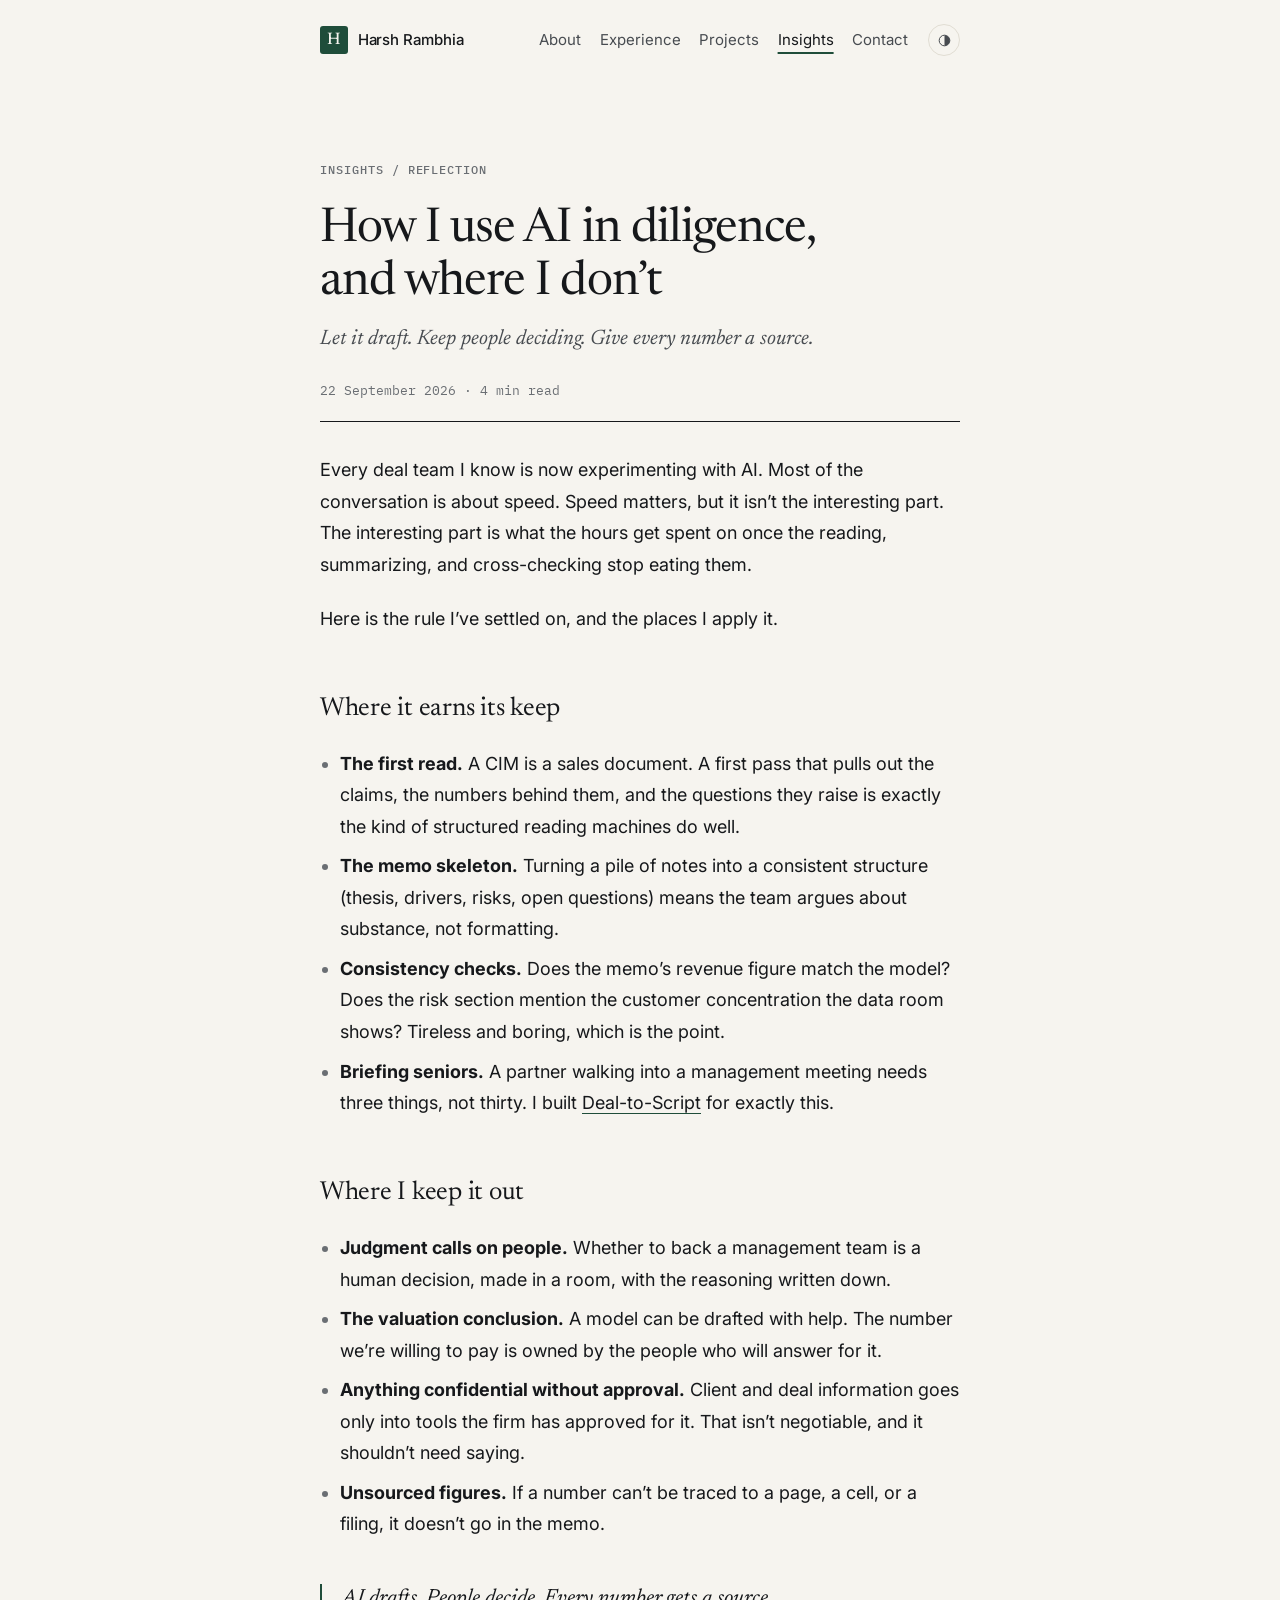
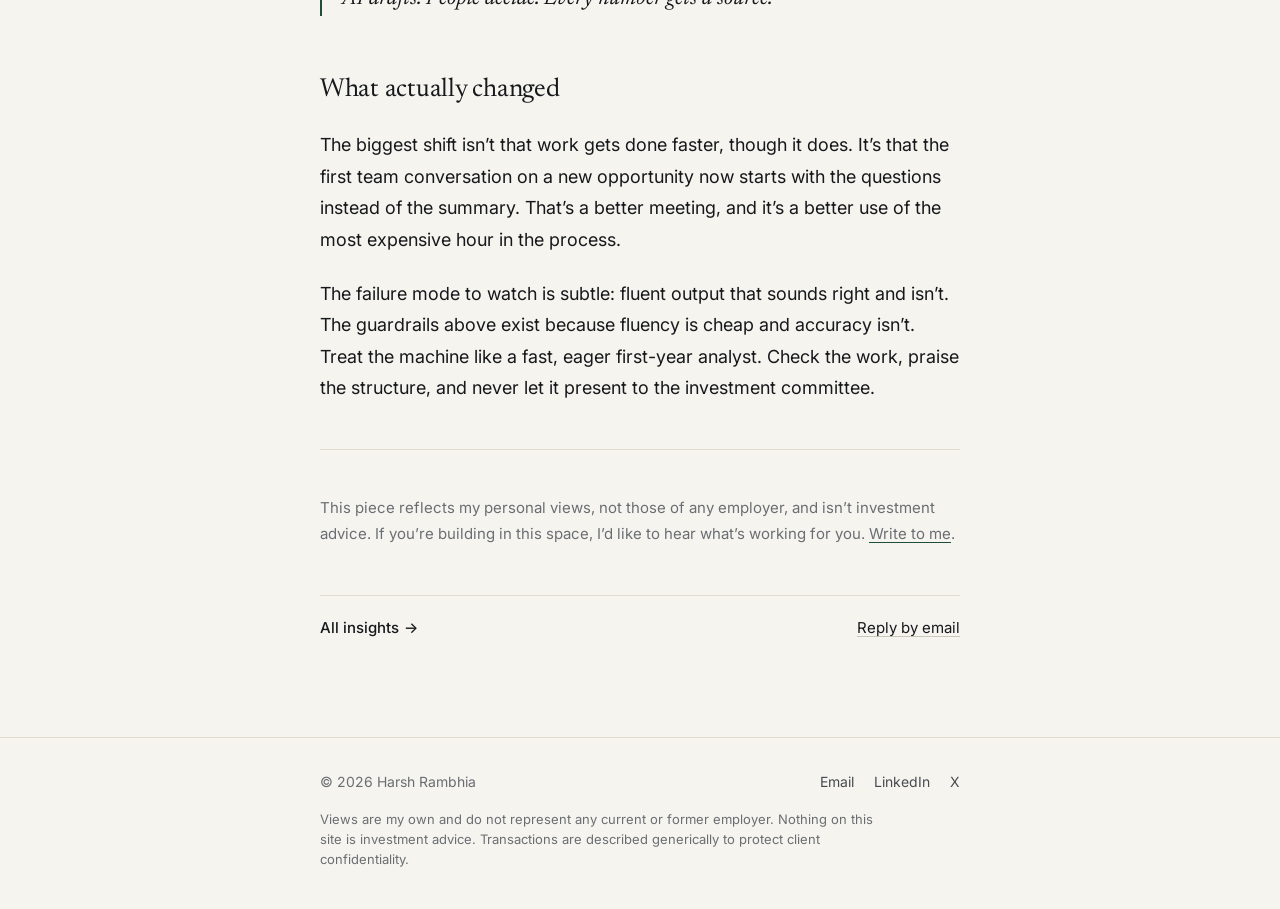
<file: insights/ai-in-diligence.html>
<!doctype html>
<html lang="en">
<head>
  <meta charset="utf-8">
  <meta name="viewport" content="width=device-width, initial-scale=1">
  <title>How I use AI in diligence, and where I don’t · Harsh Rambhia</title>
  <meta name="description" content="A practitioner’s rule for AI on deal teams: let it draft, keep people deciding, and give every number a source.">
  <link rel="canonical" href="https://harshrambhia.github.io/insights/ai-in-diligence.html">
  <meta property="og:type" content="article">
  <meta property="og:title" content="How I use AI in diligence, and where I don’t">
  <meta property="og:description" content="Let it draft, keep people deciding, and give every number a source.">
  <meta property="article:published_time" content="2026-09-22">
  <meta name="theme-color" content="#f6f4ef" media="(prefers-color-scheme: light)">
  <meta name="theme-color" content="#0e100f" media="(prefers-color-scheme: dark)">
  <link rel="icon" href="../assets/favicon.svg" type="image/svg+xml">
  <link rel="preconnect" href="https://fonts.googleapis.com">
  <link rel="preconnect" href="https://fonts.gstatic.com" crossorigin>
  <link rel="stylesheet" href="https://fonts.googleapis.com/css2?family=IBM+Plex+Mono:wght@400;500&family=Inter:wght@400;500;600&family=Newsreader:ital,opsz,wght@0,6..72,400;0,6..72,500;1,6..72,400&display=swap">
  <link rel="stylesheet" href="../assets/css/styles.css">
  <script>document.documentElement.classList.add("js");try{var t=localStorage.getItem("theme");if(t==="light"||t==="dark")document.documentElement.dataset.theme=t}catch(e){}</script>
  <script src="../assets/js/main.js" defer></script>
</head>
<body>
  <a class="skip-link" href="#main">Skip to content</a>

  <header class="site-header">
    <div class="wrap site-header__inner">
      <a class="brand" href="../index.html" aria-label="Harsh Rambhia, home">
        <span class="brand__mark" aria-hidden="true">H</span>
        <span>Harsh Rambhia</span>
      </a>
      <nav class="nav" aria-label="Primary">
        <ul class="nav__list">
          <li><a href="../about.html">About</a></li>
          <li><a href="../experience.html">Experience</a></li>
          <li><a href="../projects.html">Projects</a></li>
          <li><a href="index.html" aria-current="page">Insights</a></li>
          <li><a href="../contact.html">Contact</a></li>
        </ul>
      </nav>
      <button class="theme-toggle" type="button" aria-label="Switch light or dark theme" data-theme-toggle>
        <svg viewBox="0 0 24 24" width="15" height="15" aria-hidden="true"><circle cx="12" cy="12" r="8.5" fill="none" stroke="currentColor" stroke-width="1.6"/><path d="M12 3.5a8.5 8.5 0 0 1 0 17z" fill="currentColor"/></svg>
      </button>
    </div>
  </header>

  <main id="main" class="wrap">
    <article>
      <header class="article-head">
        <p class="eyebrow"><a href="index.html">Insights</a> / Reflection</p>
        <h1 class="article-title">How I use AI in diligence, and where I don’t</h1>
        <p class="article-dek">Let it draft. Keep people deciding. Give every number a source.</p>
        <p class="article-meta"><time datetime="2026-09-22">22 September 2026</time> · 4 min read</p>
      </header>

      <!-- This post doubles as a template. Keep the structure; replace the words. -->
      <div class="prose">
        <p>Every deal team I know is now experimenting with AI. Most of the conversation is about speed. Speed matters, but it isn’t the interesting part. The interesting part is what the hours get spent on once the reading, summarizing, and cross-checking stop eating them.</p>

        <p>Here is the rule I’ve settled on, and the places I apply it.</p>

        <h2>Where it earns its keep</h2>
        <ul>
          <li><strong>The first read.</strong> A CIM is a sales document. A first pass that pulls out the claims, the numbers behind them, and the questions they raise is exactly the kind of structured reading machines do well.</li>
          <li><strong>The memo skeleton.</strong> Turning a pile of notes into a consistent structure (thesis, drivers, risks, open questions) means the team argues about substance, not formatting.</li>
          <li><strong>Consistency checks.</strong> Does the memo’s revenue figure match the model? Does the risk section mention the customer concentration the data room shows? Tireless and boring, which is the point.</li>
          <li><strong>Briefing seniors.</strong> A partner walking into a management meeting needs three things, not thirty. I built <a href="../projects.html#deal-to-script">Deal-to-Script</a> for exactly this.</li>
        </ul>

        <h2>Where I keep it out</h2>
        <ul>
          <li><strong>Judgment calls on people.</strong> Whether to back a management team is a human decision, made in a room, with the reasoning written down.</li>
          <li><strong>The valuation conclusion.</strong> A model can be drafted with help. The number we’re willing to pay is owned by the people who will answer for it.</li>
          <li><strong>Anything confidential without approval.</strong> Client and deal information goes only into tools the firm has approved for it. That isn’t negotiable, and it shouldn’t need saying.</li>
          <li><strong>Unsourced figures.</strong> If a number can’t be traced to a page, a cell, or a filing, it doesn’t go in the memo.</li>
        </ul>

        <blockquote>AI drafts. People decide. Every number gets a source.</blockquote>

        <h2>What actually changed</h2>
        <p>The biggest shift isn’t that work gets done faster, though it does. It’s that the first team conversation on a new opportunity now starts with the questions instead of the summary. That’s a better meeting, and it’s a better use of the most expensive hour in the process.</p>

        <p>The failure mode to watch is subtle: fluent output that sounds right and isn’t. The guardrails above exist because fluency is cheap and accuracy isn’t. Treat the machine like a fast, eager first-year analyst. Check the work, praise the structure, and never let it present to the investment committee.</p>

        <hr>
        <p class="note">This piece reflects my personal views, not those of any employer, and isn’t investment advice. If you’re building in this space, I’d like to hear what’s working for you. <a href="../contact.html">Write to me</a>.</p>
      </div>

      <footer class="article-foot">
        <a class="link-arrow" href="index.html">All insights</a>
        <a href="mailto:hello@example.com?subject=Re%3A%20AI%20in%20diligence">Reply by email</a>
      </footer>
    </article>
  </main>

  <footer class="site-footer">
    <div class="wrap site-footer__inner">
      <span>© <span data-year>2026</span> Harsh Rambhia</span>
      <ul>
        <li><a href="mailto:hello@example.com">Email</a></li>
        <li><a href="https://www.linkedin.com/in/your-profile" rel="me">LinkedIn</a></li>
        <li><a href="https://x.com/your-handle" rel="me">X</a></li>
      </ul>
      <p class="disclaimer">Views are my own and do not represent any current or former employer. Nothing on this site is investment advice. Transactions are described generically to protect client confidentiality.</p>
    </div>
  </footer>
</body>
</html>
</file>
<file: assets/css/styles.css>
/* ==========================================================================
   Personal site — design system
   Order: tokens → base → layout → components → page-specific
   Palette: warm paper, near-black ink, one accent (ledger green).
   Type: Newsreader (display serif) · Inter (text) · IBM Plex Mono (figures, labels)
   ========================================================================== */

/* ---------- Tokens ---------- */

:root {
  --bg: #f6f4ef;
  --bg-elev: #fbfaf7;
  --ink: #16181b;
  --ink-2: #474b50;
  --ink-3: #6a6e73;
  --rule: #e1ddd3;
  --rule-strong: #cbc6bb;
  --accent: #1f4d3a;
  --accent-soft: rgba(31, 77, 58, 0.08);
  --on-accent: #f6f4ef;
  --selection: rgba(31, 77, 58, 0.16);

  --serif: "Newsreader", "Iowan Old Style", "Palatino Linotype", Georgia, serif;
  --sans: "Inter", ui-sans-serif, system-ui, -apple-system, "Segoe UI", Roboto, sans-serif;
  --mono: "IBM Plex Mono", ui-monospace, "SF Mono", Menlo, Consolas, monospace;

  --measure: 40rem;
  --gutter: 1rem;
  --space-section: clamp(3.5rem, 9vw, 6rem);
  --radius: 3px;

  color-scheme: light;
}

@media (min-width: 40em) {
  :root { --gutter: 2rem; }
}

@media (prefers-color-scheme: dark) {
  :root:not([data-theme="light"]) {
    --bg: #0e100f;
    --bg-elev: #151816;
    --ink: #eceae3;
    --ink-2: #b0b1ab;
    --ink-3: #868983;
    --rule: #252927;
    --rule-strong: #3a3f3c;
    --accent: #8cc2a5;
    --accent-soft: rgba(140, 194, 165, 0.1);
    --on-accent: #0e100f;
    --selection: rgba(140, 194, 165, 0.22);
    color-scheme: dark;
  }
}

:root[data-theme="dark"] {
  --bg: #0e100f;
  --bg-elev: #151816;
  --ink: #eceae3;
  --ink-2: #b0b1ab;
  --ink-3: #868983;
  --rule: #252927;
  --rule-strong: #3a3f3c;
  --accent: #8cc2a5;
  --accent-soft: rgba(140, 194, 165, 0.1);
  --on-accent: #0e100f;
  --selection: rgba(140, 194, 165, 0.22);
  color-scheme: dark;
}

/* ---------- Base ---------- */

*,
*::before,
*::after { box-sizing: border-box; }

html {
  -webkit-text-size-adjust: 100%;
  text-size-adjust: 100%;
}

body {
  margin: 0;
  background: var(--bg);
  color: var(--ink);
  font-family: var(--sans);
  font-size: 1.0625rem;
  line-height: 1.65;
  -webkit-font-smoothing: antialiased;
  -moz-osx-font-smoothing: grayscale;
  text-rendering: optimizeLegibility;
  transition: background-color 0.25s ease, color 0.25s ease;
}

::selection { background: var(--selection); }

img,
svg { display: block; max-width: 100%; }

h1, h2, h3, h4 { margin: 0; font-weight: 400; }
p { margin: 0 0 1em; }

a {
  color: inherit;
  text-decoration-line: underline;
  text-decoration-color: var(--rule-strong);
  text-decoration-thickness: 1px;
  text-underline-offset: 0.22em;
  transition: color 0.15s ease, text-decoration-color 0.15s ease;
}
a:hover { color: var(--accent); text-decoration-color: currentColor; }

:focus-visible {
  outline: 2px solid var(--accent);
  outline-offset: 3px;
  border-radius: 2px;
}

[hidden] { display: none !important; }

.visually-hidden {
  position: absolute !important;
  width: 1px; height: 1px;
  overflow: hidden;
  clip: rect(0 0 0 0);
  white-space: nowrap;
}

.skip-link {
  position: absolute;
  left: -999px;
  top: 0.75rem;
  z-index: 10;
  padding: 0.5rem 0.75rem;
  background: var(--ink);
  color: var(--bg);
  text-decoration: none;
}
.skip-link:focus { left: var(--gutter); }

/* ---------- Layout ---------- */

.wrap {
  width: 100%;
  max-width: calc(var(--measure) + 2 * var(--gutter));
  margin-inline: auto;
  padding-inline: var(--gutter);
}

main { padding-bottom: var(--space-section); }

.section { padding-top: var(--space-section); }

/* ---------- Header ---------- */

.site-header { padding-block: 1.5rem; }

.site-header__inner {
  display: flex;
  flex-wrap: wrap;
  align-items: center;
  justify-content: space-between;
  gap: 0.75rem 1.25rem;
}

.brand {
  display: inline-flex;
  align-items: center;
  gap: 0.6rem;
  font-weight: 500;
  font-size: 0.9375rem;
  letter-spacing: -0.005em;
  text-decoration: none;
}
.brand:hover { color: var(--ink); }

.brand__mark {
  display: grid;
  place-items: center;
  width: 1.75rem;
  height: 1.75rem;
  border-radius: var(--radius);
  background: var(--accent);
  color: var(--on-accent);
  font-family: var(--serif);
  font-size: 1.05rem;
  line-height: 1;
}

/* Phones: nav drops to its own full-width row under the brand */
.nav {
  order: 3;
  width: 100%;
  padding-top: 0.6rem;
  border-top: 1px solid var(--rule);
}

.nav__list {
  display: flex;
  flex-wrap: wrap;
  justify-content: space-between;
  gap: 0.25rem 0.5rem;
  margin: 0;
  padding: 0;
  list-style: none;
  font-size: 0.9375rem;
}

.nav__list a {
  display: inline-block;
  padding-block: 0.2rem;
  color: var(--ink-2);
  text-decoration: none;
}
.nav__list a:hover { color: var(--ink); }
.nav__list a[aria-current="page"] {
  color: var(--ink);
  text-decoration: underline;
  text-decoration-color: var(--accent);
  text-decoration-thickness: 1.5px;
  text-underline-offset: 0.45em;
}

.theme-toggle {
  display: grid;
  place-items: center;
  width: 2rem;
  height: 2rem;
  padding: 0;
  border: 1px solid var(--rule);
  border-radius: 999px;
  background: transparent;
  color: var(--ink-2);
  cursor: pointer;
  transition: color 0.15s ease, border-color 0.15s ease;
}
.theme-toggle:hover { color: var(--ink); border-color: var(--rule-strong); }

@media (min-width: 40em) {
  .nav { order: 0; width: auto; margin-left: auto; padding-top: 0; border-top: 0; }
  .nav__list { justify-content: flex-start; gap: 0.25rem 1.15rem; }
}

/* ---------- Type primitives ---------- */

.eyebrow {
  margin: 0 0 1.5rem;
  font-family: var(--mono);
  font-size: 0.75rem;
  font-weight: 500;
  letter-spacing: 0.08em;
  text-transform: uppercase;
  color: var(--ink-3);
}
.eyebrow a { text-decoration: none; }

.display {
  margin-bottom: 1.5rem;
  font-family: var(--serif);
  font-size: clamp(2.25rem, 1.45rem + 3.6vw, 3.4rem);
  line-height: 1.08;
  letter-spacing: -0.02em;
  text-wrap: balance;
}
.display em,
.page-title em { font-style: italic; color: var(--ink-2); }

.page-title {
  margin-bottom: 1.25rem;
  font-family: var(--serif);
  font-size: clamp(2.5rem, 1.8rem + 3vw, 3.5rem);
  line-height: 1.05;
  letter-spacing: -0.02em;
}

.lede {
  max-width: 36rem;
  font-size: 1.1875rem;
  line-height: 1.6;
  color: var(--ink-2);
  text-wrap: pretty;
}

.muted { color: var(--ink-3); }

.label {
  font-family: var(--mono);
  font-size: 0.75rem;
  font-weight: 500;
  letter-spacing: 0.08em;
  text-transform: uppercase;
  color: var(--ink-3);
}
.label__num { margin-right: 0.6em; color: var(--accent); }

/* ---------- Hero & page head ---------- */

.hero { padding-top: clamp(3rem, 11vw, 6.5rem); }
.page-head { padding-top: clamp(2.5rem, 8vw, 5rem); }

.actions {
  display: flex;
  flex-wrap: wrap;
  align-items: center;
  gap: 0.75rem 1.5rem;
  margin-top: 2rem;
}

.btn {
  display: inline-flex;
  align-items: center;
  gap: 0.5rem;
  padding: 0.7rem 1.1rem;
  border-radius: var(--radius);
  background: var(--ink);
  color: var(--bg);
  font-size: 0.9375rem;
  font-weight: 500;
  text-decoration: none;
  transition: background-color 0.15s ease, color 0.15s ease;
}
.btn:hover { background: var(--accent); color: var(--on-accent); }

.link-arrow {
  font-size: 0.9375rem;
  font-weight: 500;
  text-decoration: none;
}
.link-arrow::after {
  content: "→";
  display: inline-block;
  margin-left: 0.35em;
  transition: transform 0.15s ease;
}
.link-arrow:hover::after { transform: translateX(3px); }

/* ---------- Section head (statement-style rule) ---------- */

.section__head {
  display: flex;
  align-items: baseline;
  justify-content: space-between;
  gap: 1rem;
  padding-bottom: 0.85rem;
  border-bottom: 1px solid var(--ink);
}
.section__head h2 { margin: 0; }
.section__more {
  font-size: 0.875rem;
  color: var(--ink-2);
  text-decoration: none;
  white-space: nowrap;
}
.section__intro { margin: 1.25rem 0 0; color: var(--ink-2); }

/* ---------- Ledger rows (dot leaders, like a statement of contents) ---------- */

.ledger {
  margin: 0;
  padding: 0;
  list-style: none;
}

.ledger__row {
  display: flex;
  align-items: baseline;
  gap: 0.75rem;
  padding: 0.9rem 0;
  border-bottom: 1px solid var(--rule);
  text-decoration: none;
}

.ledger__title { flex: 0 1 auto; }
a.ledger__row:hover .ledger__title { color: var(--accent); }

.ledger__fill {
  flex: 1 1 1.5rem;
  min-width: 1.5rem;
  border-bottom: 1px dotted var(--rule-strong);
  transform: translateY(-0.3em);
}

.ledger__meta {
  flex: none;
  font-family: var(--mono);
  font-size: 0.8125rem;
  color: var(--ink-3);
  font-variant-numeric: tabular-nums;
  white-space: nowrap;
}

/* Key / value variant (the "Currently" block) */
.ledger--kv .ledger__row { gap: 1rem; }
.ledger--kv dt {
  flex: none;
  width: 5.5rem;
  font-size: 0.875rem;
  color: var(--ink-3);
}
.ledger--kv dd { margin: 0; }

@media (min-width: 40em) {
  .ledger--kv dt { width: 7rem; }
}

/* ---------- Tombstones (deal cards) ---------- */

.tombstones {
  display: grid;
  grid-template-columns: repeat(auto-fill, minmax(min(100%, 16.5rem), 1fr));
  gap: 1rem;
  margin: 1.5rem 0 0;
  padding: 0;
  list-style: none;
}

.tombstone {
  display: flex;
  flex-direction: column;
  gap: 0.4rem;
  padding: 1.25rem 1.25rem 1rem;
  border: 1px solid var(--rule);
  border-radius: var(--radius);
  background: var(--bg-elev);
  transition: border-color 0.2s ease;
}
.tombstone:hover { border-color: var(--rule-strong); }

.tombstone__type {
  margin: 0;
  font-family: var(--mono);
  font-size: 0.6875rem;
  font-weight: 500;
  letter-spacing: 0.08em;
  text-transform: uppercase;
  color: var(--accent);
}

.tombstone__value {
  margin: 0.2rem 0;
  font-family: var(--serif);
  font-size: 2.25rem;
  line-height: 1;
  letter-spacing: -0.02em;
  font-variant-numeric: lining-nums tabular-nums;
}

.tombstone__desc {
  flex: 1;
  margin: 0;
  font-size: 0.9375rem;
  line-height: 1.5;
  color: var(--ink-2);
}

.tombstone__foot {
  display: flex;
  justify-content: space-between;
  gap: 1rem;
  margin-top: 0.75rem;
  padding-top: 0.75rem;
  border-top: 1px solid var(--rule);
  font-family: var(--mono);
  font-size: 0.75rem;
  color: var(--ink-3);
}

.footnote {
  margin: 1rem 0 0;
  font-size: 0.8125rem;
  color: var(--ink-3);
}

/* ---------- Stats ---------- */

.stats {
  display: grid;
  grid-template-columns: repeat(3, 1fr);
  gap: 1rem;
  margin: 2.5rem 0 0;
  padding: 1.5rem 0;
  border-block: 1px solid var(--rule);
}
.stat { margin: 0; }
.stat dd { margin: 0; }
.stat__value {
  font-family: var(--serif);
  font-size: clamp(1.75rem, 1.2rem + 2.5vw, 2.5rem);
  line-height: 1;
  letter-spacing: -0.02em;
  font-variant-numeric: lining-nums tabular-nums;
}
.stat__label {
  margin-top: 0.5rem;
  font-size: 0.8125rem;
  line-height: 1.4;
  color: var(--ink-3);
}

/* ---------- Timeline (roles) ---------- */

.timeline { margin: 0; padding: 0; list-style: none; }

.role {
  display: grid;
  gap: 0.35rem;
  padding: 1.5rem 0;
  border-bottom: 1px solid var(--rule);
}

.role__years {
  font-family: var(--mono);
  font-size: 0.8125rem;
  color: var(--ink-3);
  font-variant-numeric: tabular-nums;
}

.role__title {
  font-family: var(--serif);
  font-size: 1.375rem;
  line-height: 1.25;
}

.role__org {
  margin: 0.15rem 0 0.75rem;
  font-size: 0.9375rem;
  color: var(--ink-3);
}

.role ul {
  margin: 0;
  padding-left: 1.1rem;
  font-size: 0.9375rem;
  color: var(--ink-2);
}
.role li { margin-bottom: 0.35rem; }
.role li::marker { color: var(--rule-strong); }

@media (min-width: 40em) {
  .role { grid-template-columns: 8.5rem 1fr; gap: 1.5rem; }
  .role__years { padding-top: 0.35rem; }
}

/* ---------- Toolkit columns ---------- */

.toolkit {
  display: grid;
  grid-template-columns: repeat(auto-fit, minmax(min(100%, 11rem), 1fr));
  gap: 1.5rem;
  margin-top: 1.5rem;
}
.toolkit h3 {
  margin-bottom: 0.6rem;
  font-family: var(--serif);
  font-size: 1.125rem;
}
.toolkit ul {
  margin: 0;
  padding: 0;
  list-style: none;
  font-size: 0.9375rem;
  color: var(--ink-2);
}
.toolkit li { padding: 0.3rem 0; border-bottom: 1px solid var(--rule); }

/* ---------- Chapters (About) ---------- */

.chapters { margin: 0; padding: 0; list-style: none; }

.chapter {
  display: grid;
  grid-template-columns: 2.5rem 1fr;
  gap: 1rem;
  padding: 1.75rem 0;
  border-bottom: 1px solid var(--rule);
}

.chapter__num {
  font-family: var(--serif);
  font-size: 1.5rem;
  line-height: 1.2;
  color: var(--accent);
  font-variant-numeric: lining-nums tabular-nums;
}

.chapter__years {
  display: block;
  margin-bottom: 0.3rem;
  font-family: var(--mono);
  font-size: 0.75rem;
  color: var(--ink-3);
}

.chapter__title {
  margin-bottom: 0.5rem;
  font-family: var(--serif);
  font-size: 1.375rem;
  line-height: 1.25;
}

.chapter p { margin: 0; color: var(--ink-2); }

@media (min-width: 40em) {
  .chapter { grid-template-columns: 3.5rem 1fr; }
}

/* ---------- Beliefs (manifesto) ---------- */

.beliefs {
  margin: 0;
  padding: 0;
  list-style: none;
  counter-reset: belief;
}

.beliefs li {
  counter-increment: belief;
  display: grid;
  grid-template-columns: 2.5rem 1fr;
  padding: 1.1rem 0;
  border-bottom: 1px solid var(--rule);
  font-family: var(--serif);
  font-size: 1.25rem;
  line-height: 1.4;
  text-wrap: pretty;
}

.beliefs li::before {
  content: counter(belief, decimal-leading-zero);
  padding-top: 0.45rem;
  font-family: var(--mono);
  font-size: 0.75rem;
  color: var(--ink-3);
}

@media (min-width: 40em) {
  .beliefs li { grid-template-columns: 3.5rem 1fr; }
}

/* ---------- Projects ---------- */

.projects { margin: 0; padding: 0; list-style: none; }

.project {
  padding: 1.75rem 0;
  border-bottom: 1px solid var(--rule);
}

.project__head {
  display: flex;
  align-items: baseline;
  justify-content: space-between;
  gap: 1rem;
}

.project__title {
  font-family: var(--serif);
  font-size: 1.5rem;
  line-height: 1.2;
}

.project__desc { margin: 0.6rem 0 1.1rem; color: var(--ink-2); }

.project__facts {
  display: grid;
  grid-template-columns: auto 1fr;
  gap: 0.4rem 1rem;
  margin: 0 0 1.1rem;
  font-size: 0.875rem;
}
.project__facts dt {
  padding-top: 0.12rem;
  font-family: var(--mono);
  font-size: 0.6875rem;
  letter-spacing: 0.06em;
  text-transform: uppercase;
  color: var(--ink-3);
}
.project__facts dd { margin: 0; color: var(--ink-2); }

.project__links {
  display: flex;
  flex-wrap: wrap;
  gap: 0.5rem 1.25rem;
}

.tag {
  flex: none;
  padding: 0.2rem 0.55rem;
  border: 1px solid var(--rule-strong);
  border-radius: 999px;
  font-family: var(--mono);
  font-size: 0.6875rem;
  letter-spacing: 0.06em;
  text-transform: uppercase;
  color: var(--ink-3);
  white-space: nowrap;
}
.tag--live {
  border-color: currentColor;
  background: var(--accent-soft);
  color: var(--accent);
}

/* Workflow strip (inputs → agent → outputs → QA) */
.flow {
  display: grid;
  grid-template-columns: 1fr;
  gap: 0.5rem;
  margin: 0 0 1.25rem;
  padding: 0;
  list-style: none;
  counter-reset: step;
}

.flow li {
  counter-increment: step;
  padding: 0.75rem 0.9rem;
  border: 1px solid var(--rule);
  border-radius: var(--radius);
  background: var(--bg-elev);
  font-size: 0.875rem;
  line-height: 1.4;
  color: var(--ink-2);
}

.flow li::before {
  content: "0" counter(step);
  display: block;
  margin-bottom: 0.25rem;
  font-family: var(--mono);
  font-size: 0.6875rem;
  color: var(--accent);
}

.flow strong { display: block; font-weight: 500; color: var(--ink); }

@media (min-width: 40em) {
  .flow { grid-template-columns: repeat(4, 1fr); }
}

/* ---------- Filters (Insights) ---------- */

.filters { display: none; flex-wrap: wrap; gap: 0.5rem; margin: 2rem 0 0; }
.js .filters { display: flex; }

.chip {
  padding: 0.5rem 0.85rem;
  border: 1px solid var(--rule-strong);
  border-radius: 999px;
  background: transparent;
  color: var(--ink-2);
  font: 500 0.8125rem/1 var(--sans);
  cursor: pointer;
  transition: background-color 0.15s ease, color 0.15s ease, border-color 0.15s ease;
}
.chip:hover { border-color: var(--ink-3); color: var(--ink); }
.chip[aria-pressed="true"] {
  border-color: var(--ink);
  background: var(--ink);
  color: var(--bg);
}

/* ---------- CTA / contact ---------- */

.cta {
  margin-top: var(--space-section);
  padding: clamp(1.5rem, 5vw, 2.25rem);
  border: 1px solid var(--rule);
  border-radius: var(--radius);
  background: var(--bg-elev);
}

.cta__title {
  margin-bottom: 0.6rem;
  font-family: var(--serif);
  font-size: clamp(1.5rem, 1.2rem + 1.4vw, 1.875rem);
  line-height: 1.2;
}

.cta p { color: var(--ink-2); }

.big-link {
  font-family: var(--serif);
  font-size: clamp(1.5rem, 1.05rem + 2.2vw, 2.25rem);
  line-height: 1.2;
  letter-spacing: -0.01em;
  text-decoration-color: var(--accent);
  overflow-wrap: anywhere;
}

.reasons {
  margin: 1.25rem 0 0;
  padding: 0;
  list-style: none;
}
.reasons li {
  padding: 0.85rem 0;
  border-bottom: 1px solid var(--rule);
  color: var(--ink-2);
}
.reasons strong { font-weight: 500; color: var(--ink); }

/* ---------- Prose (articles, long-form) ---------- */

.article-head { padding-top: clamp(2.5rem, 8vw, 5rem); }

.article-title {
  margin-bottom: 1rem;
  font-family: var(--serif);
  font-size: clamp(2.125rem, 1.5rem + 2.8vw, 3rem);
  line-height: 1.1;
  letter-spacing: -0.02em;
  text-wrap: balance;
}

.article-dek {
  font-family: var(--serif);
  font-size: 1.3125rem;
  line-height: 1.45;
  font-style: italic;
  color: var(--ink-2);
}

.article-meta {
  margin: 1.5rem 0 0;
  padding-bottom: 1.25rem;
  border-bottom: 1px solid var(--ink);
  font-family: var(--mono);
  font-size: 0.8125rem;
  color: var(--ink-3);
}

.prose {
  padding-top: 2rem;
  font-size: 1.125rem;
  line-height: 1.75;
}
.prose > * { margin: 0; }
.prose > * + * { margin-top: 1.25em; }

.prose h2 {
  margin-top: 2.25em;
  font-family: var(--serif);
  font-size: 1.625rem;
  line-height: 1.25;
  letter-spacing: -0.01em;
}

.prose ul,
.prose ol { padding-left: 1.25rem; }
.prose li + li { margin-top: 0.45em; }
.prose li::marker { color: var(--ink-3); }

.prose blockquote {
  margin-block: 2em;
  padding-left: 1.25rem;
  border-left: 2px solid var(--accent);
  font-family: var(--serif);
  font-size: 1.375rem;
  font-style: italic;
  line-height: 1.45;
}

.prose a { text-decoration-color: var(--accent); }

.prose hr {
  height: 1px;
  margin-block: 2.5em;
  border: 0;
  background: var(--rule);
}

.prose .note { font-size: 0.9375rem; color: var(--ink-3); }

.article-foot {
  display: flex;
  flex-wrap: wrap;
  justify-content: space-between;
  gap: 1rem;
  margin-top: 3rem;
  padding-top: 1.25rem;
  border-top: 1px solid var(--rule);
  font-size: 0.9375rem;
}

/* ---------- Footer ---------- */

.site-footer {
  padding-block: 2rem 2.5rem;
  border-top: 1px solid var(--rule);
  font-size: 0.875rem;
  color: var(--ink-3);
}

.site-footer__inner {
  display: flex;
  flex-wrap: wrap;
  justify-content: space-between;
  gap: 1rem 2rem;
}

.site-footer ul {
  display: flex;
  flex-wrap: wrap;
  gap: 0.5rem 1.25rem;
  margin: 0;
  padding: 0;
  list-style: none;
}
.site-footer a { color: var(--ink-2); text-decoration: none; }
.site-footer a:hover { color: var(--accent); }

.disclaimer {
  flex-basis: 100%;
  max-width: 36rem;
  margin: 0;
  font-size: 0.8125rem;
  line-height: 1.55;
}

/* ---------- Motion ---------- */

@media (prefers-reduced-motion: no-preference) {
  .rise {
    animation: rise 0.7s cubic-bezier(0.2, 0.7, 0.2, 1) both;
    animation-delay: calc(var(--d, 0) * 90ms);
  }
  @keyframes rise {
    from { opacity: 0; transform: translateY(8px); }
    to { opacity: 1; transform: none; }
  }
}

/* ---------- Print (a clean one-pager of any page) ---------- */

@media print {
  .site-header nav,
  .theme-toggle,
  .filters,
  .actions { display: none !important; }
  body { background: #fff; color: #000; font-size: 11pt; }
  a { text-decoration: none; }
  .tombstone, .cta, .flow li { break-inside: avoid; background: none; }
}
</file>
